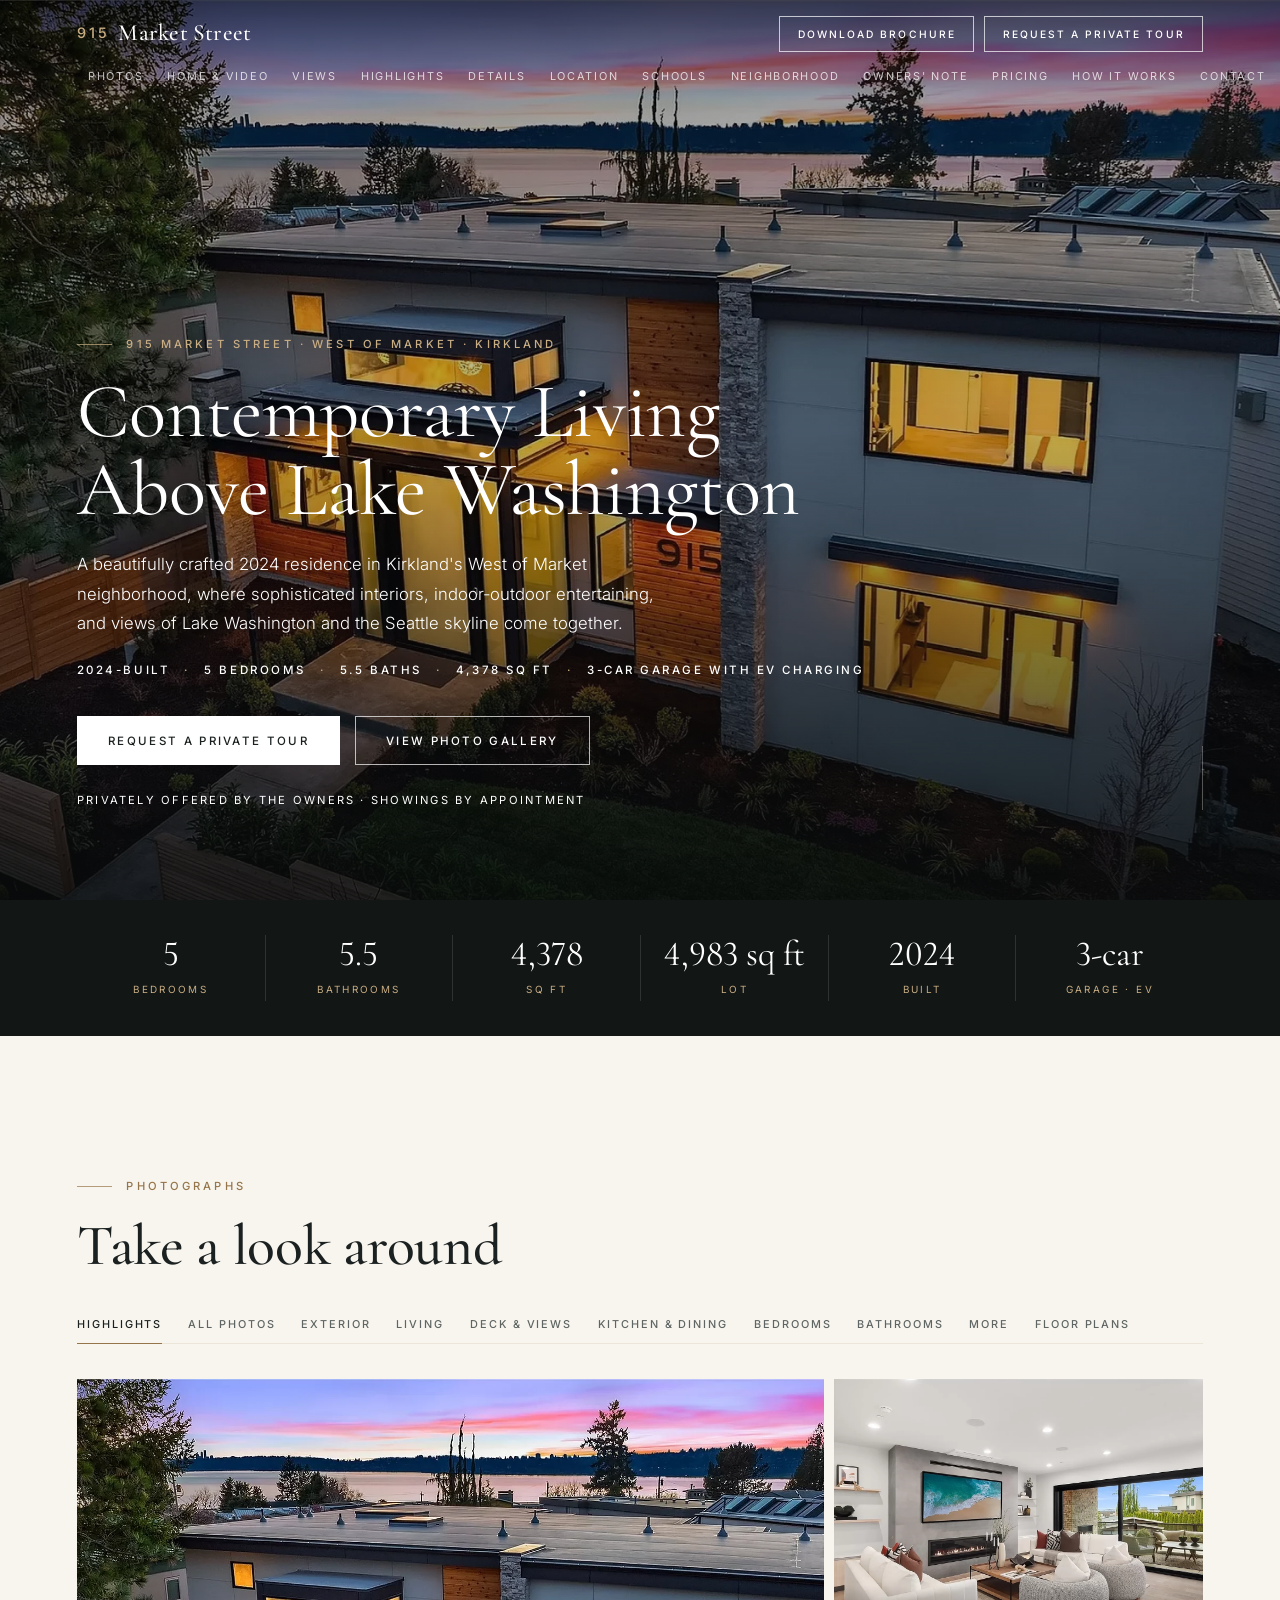
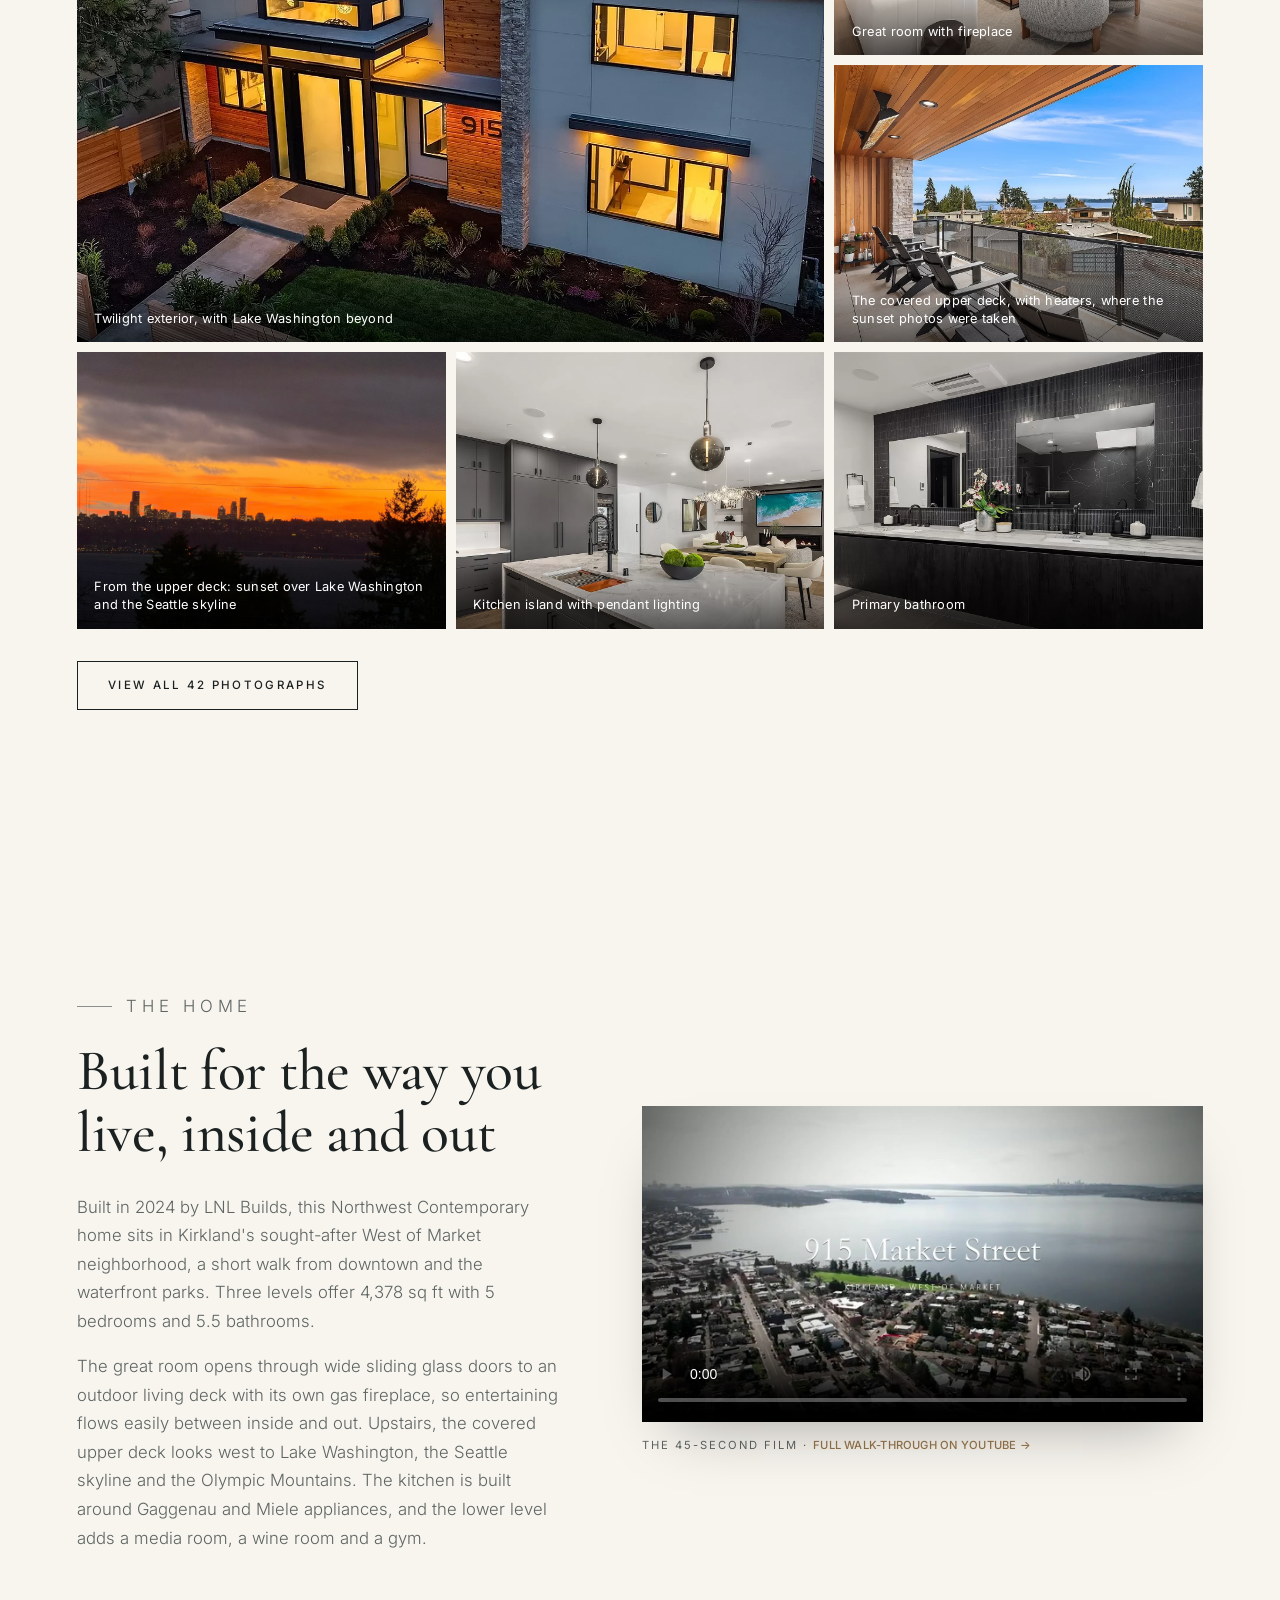
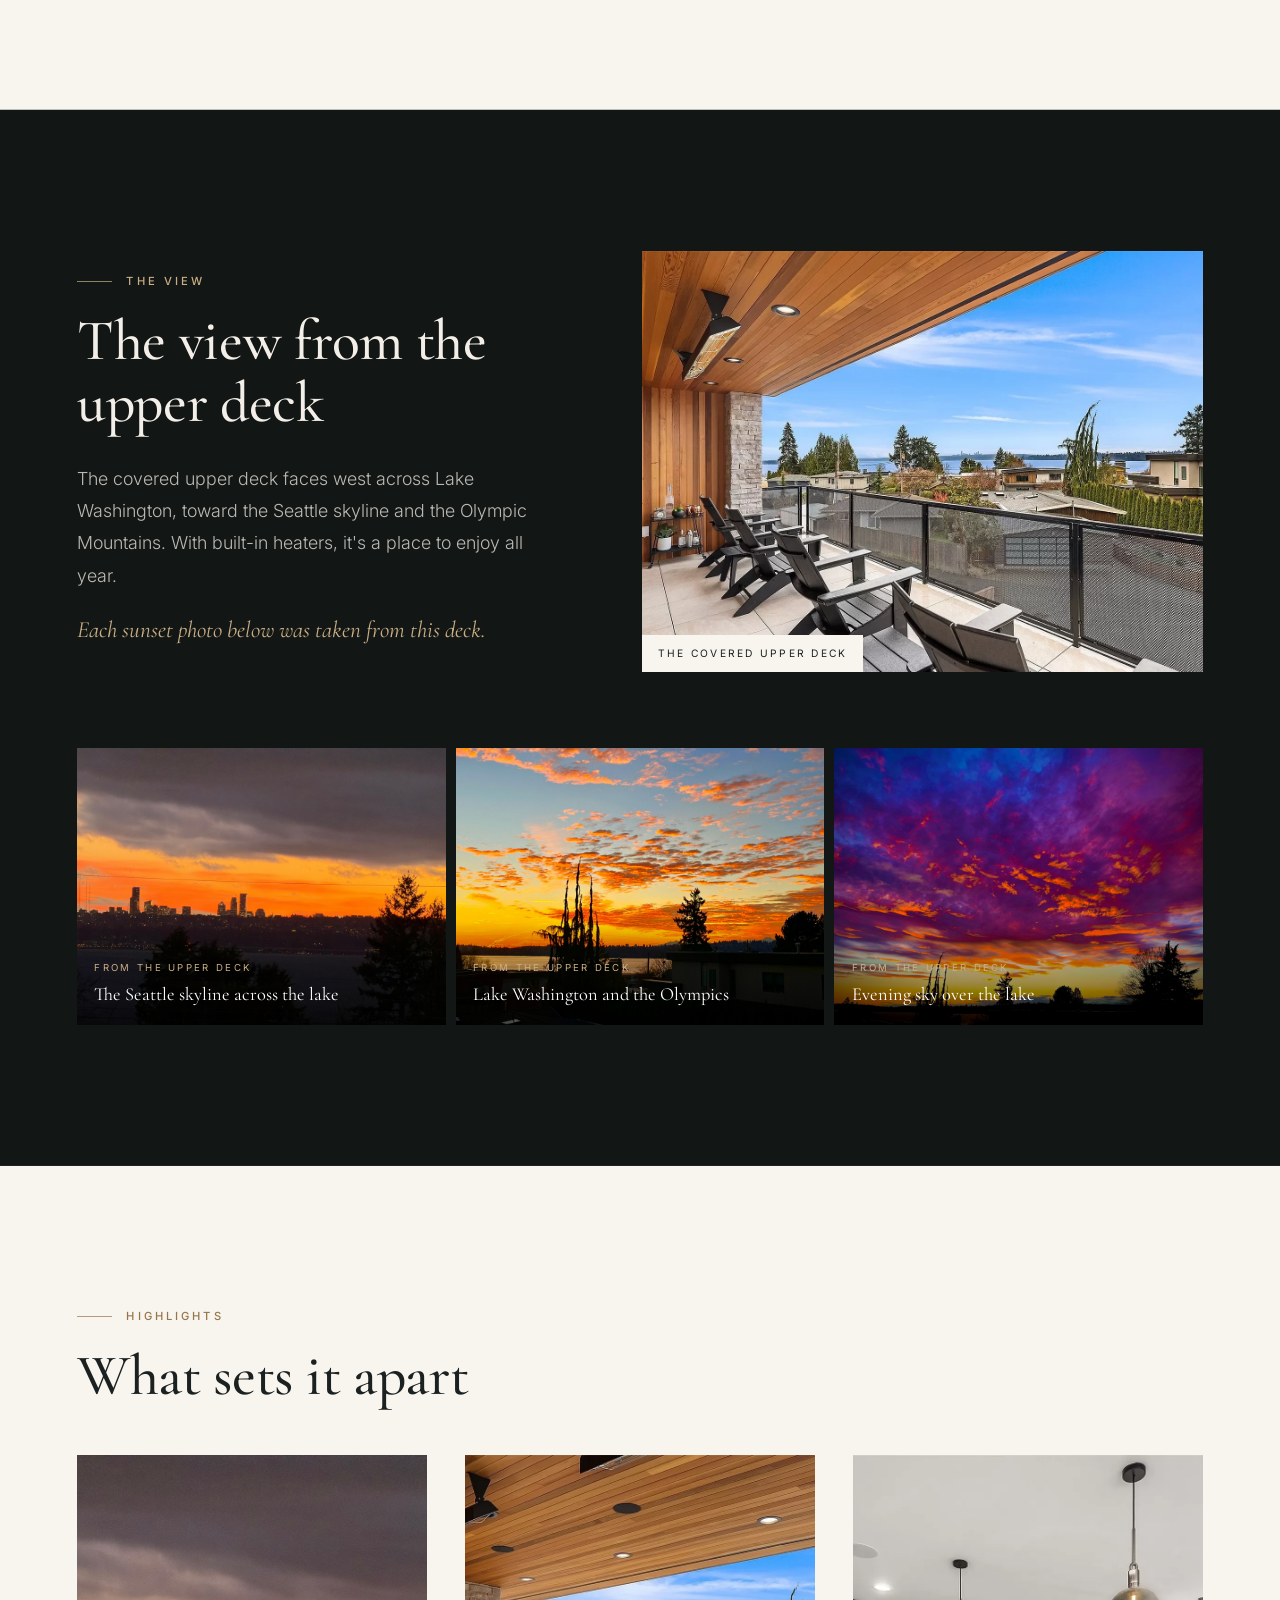
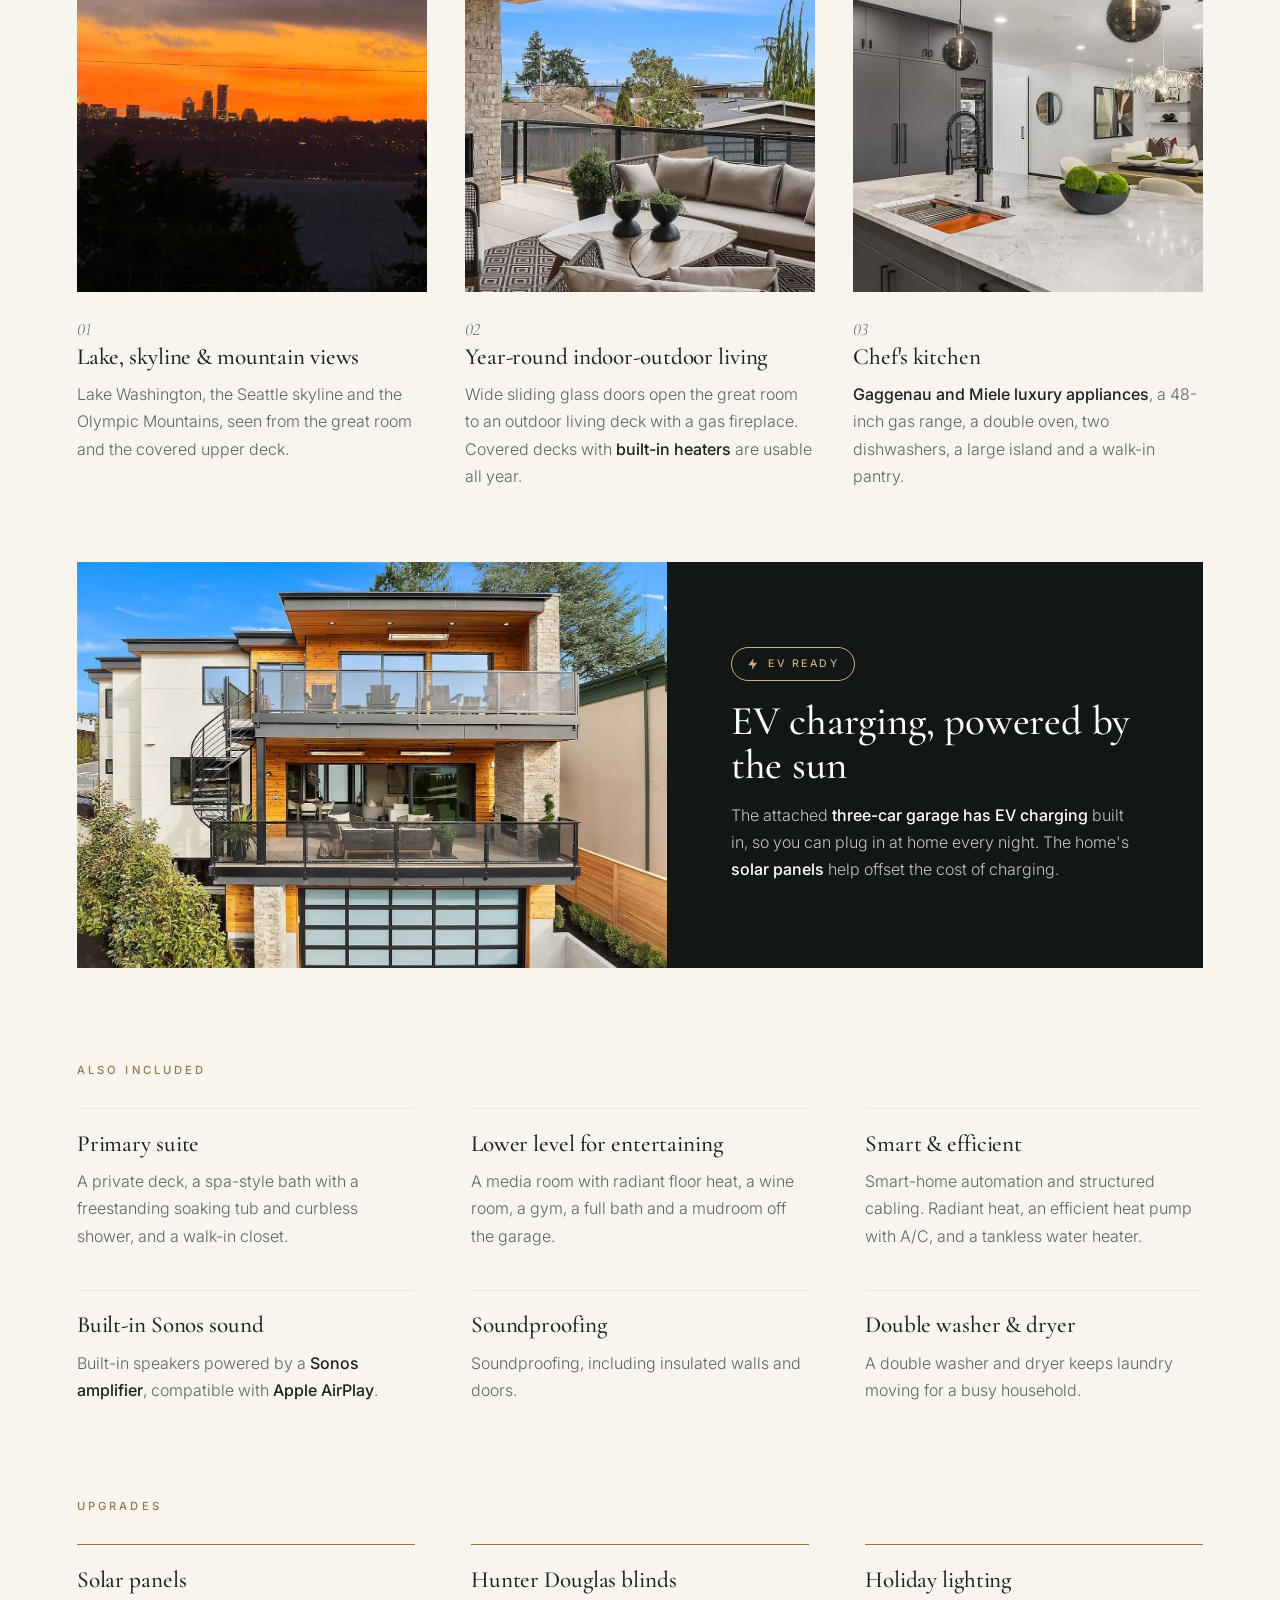
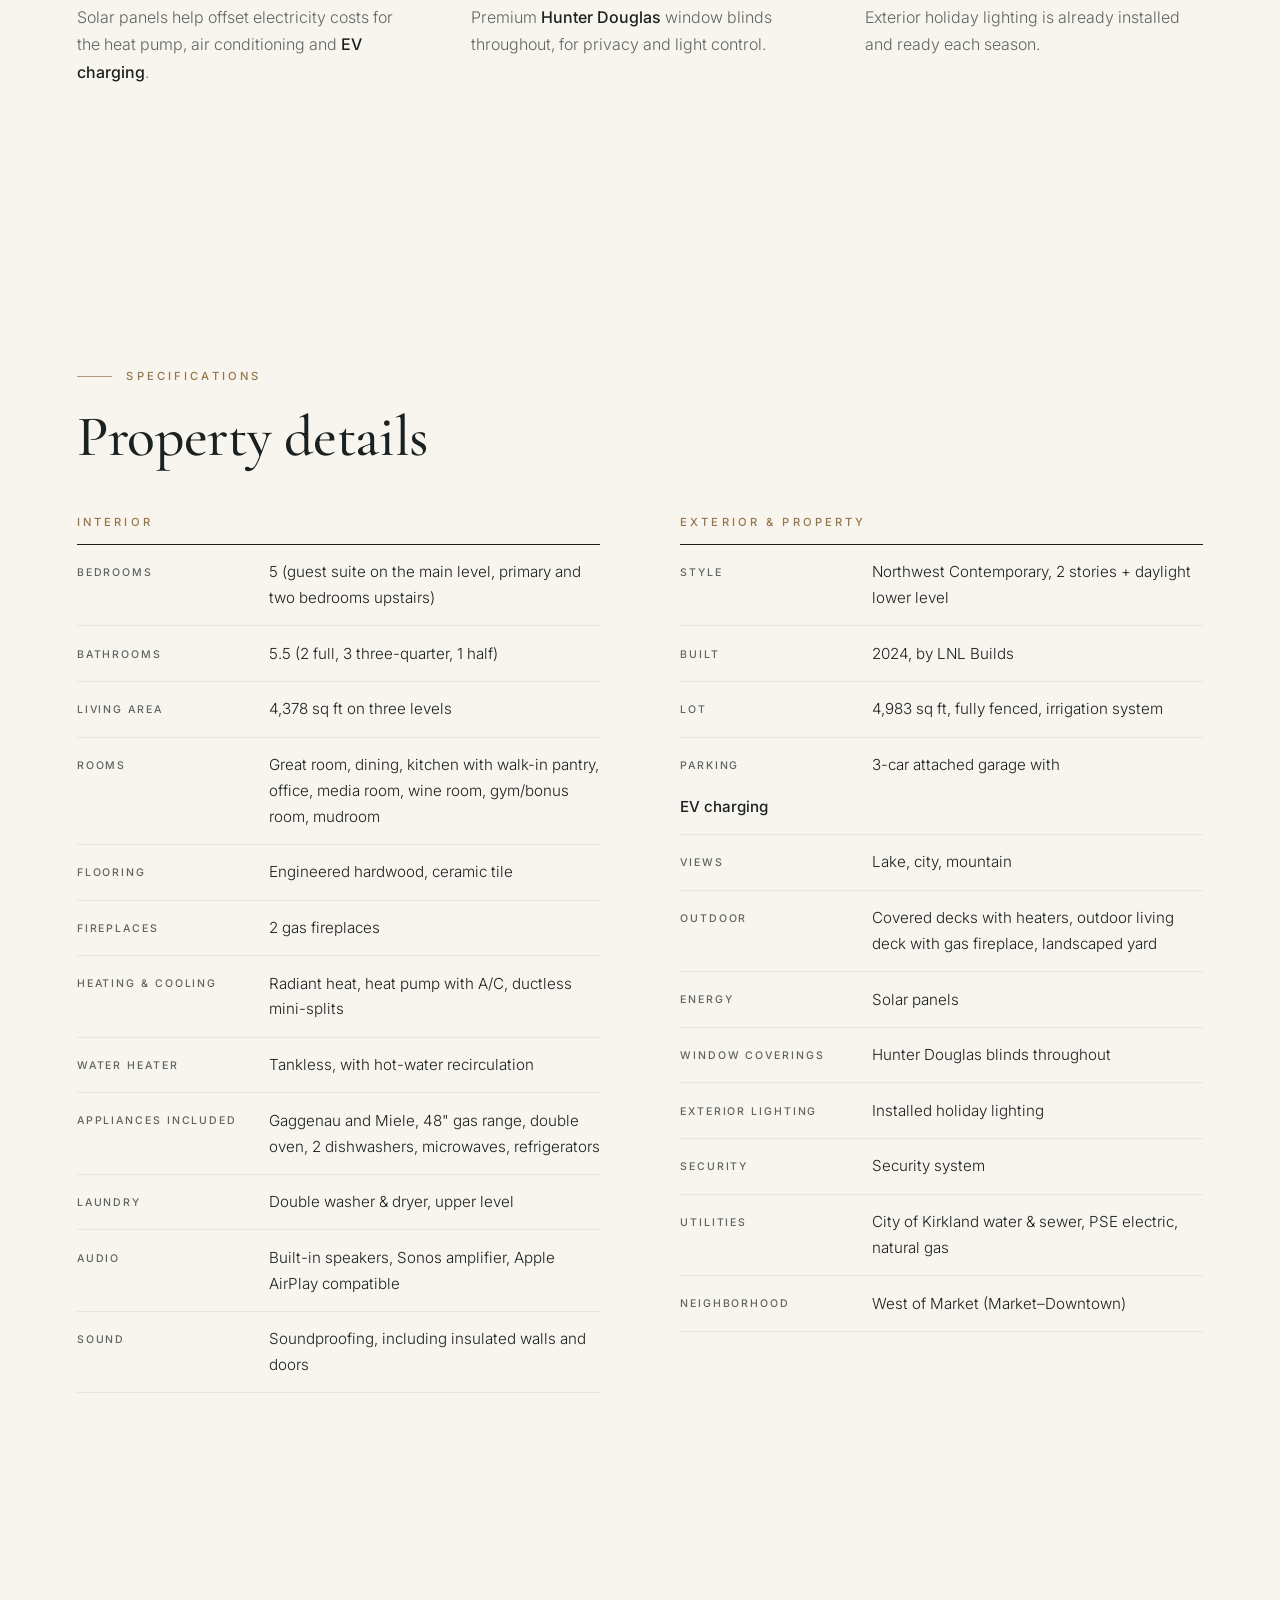
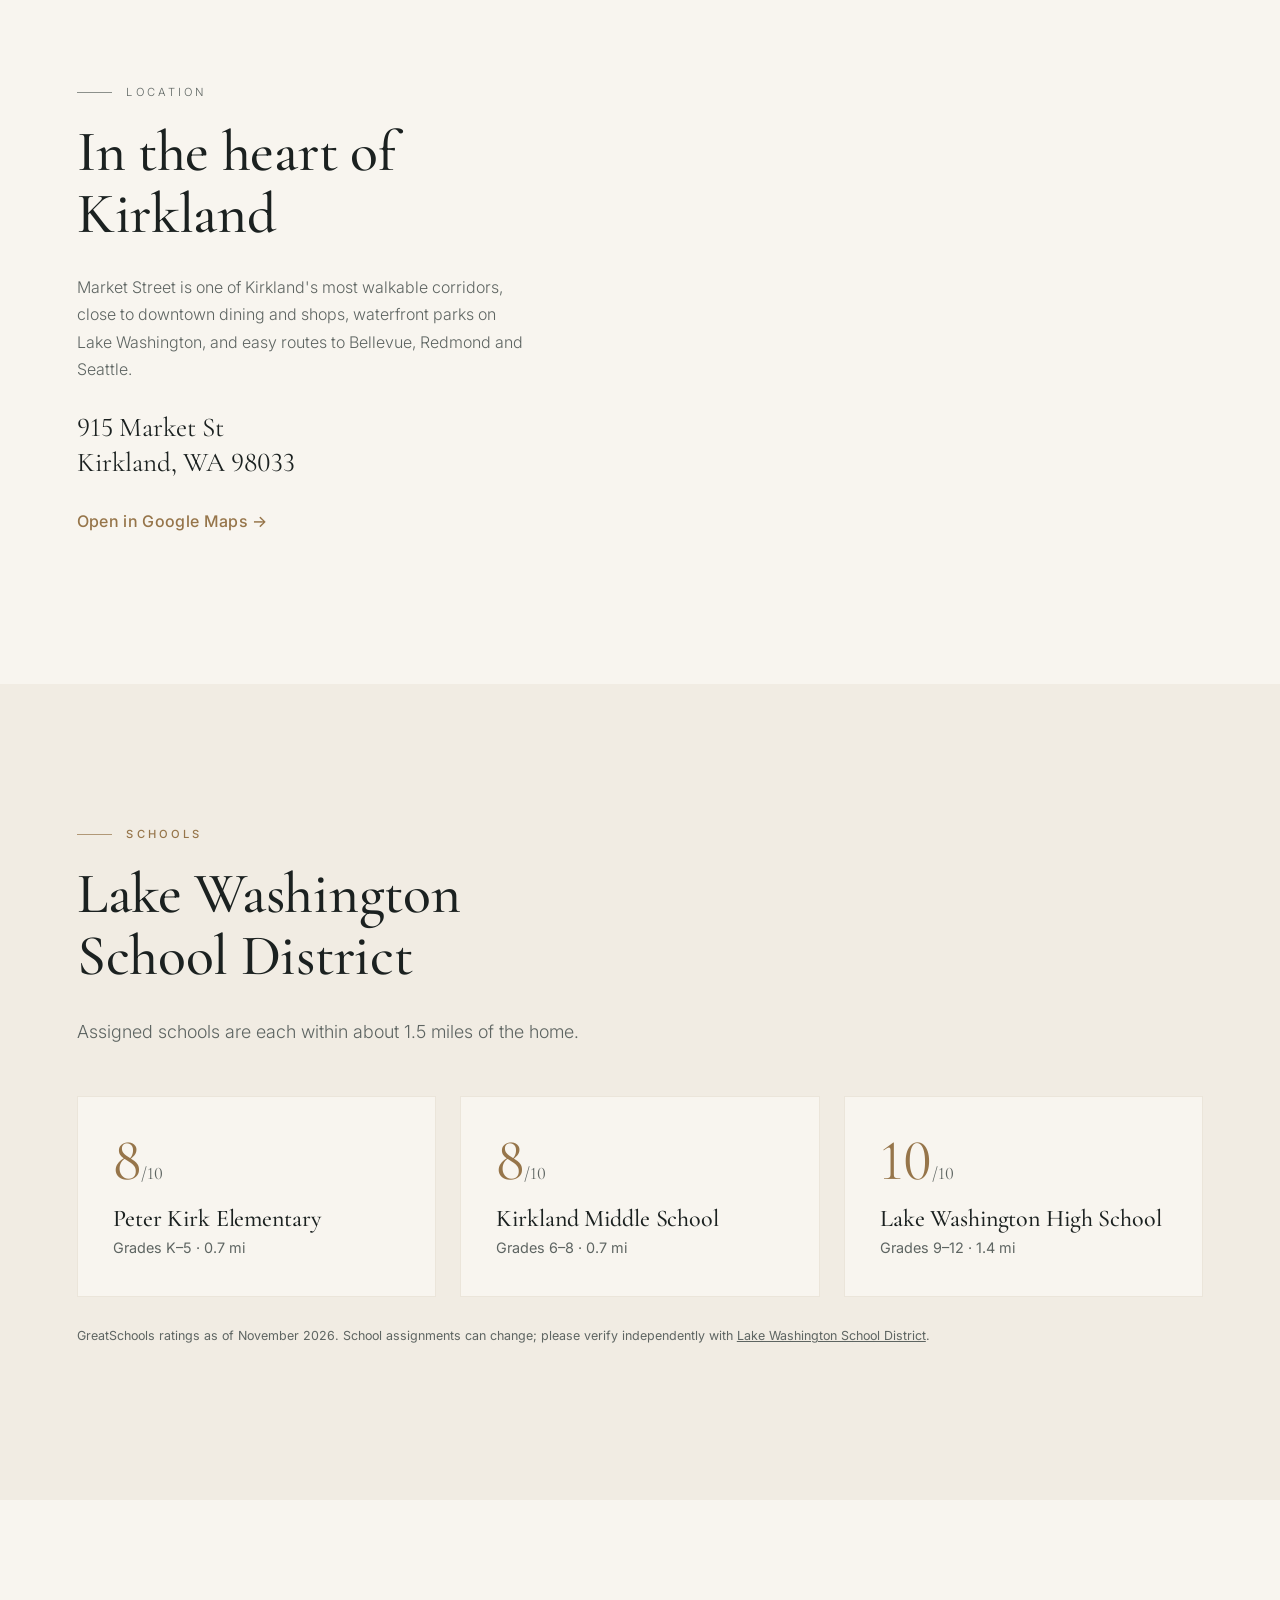
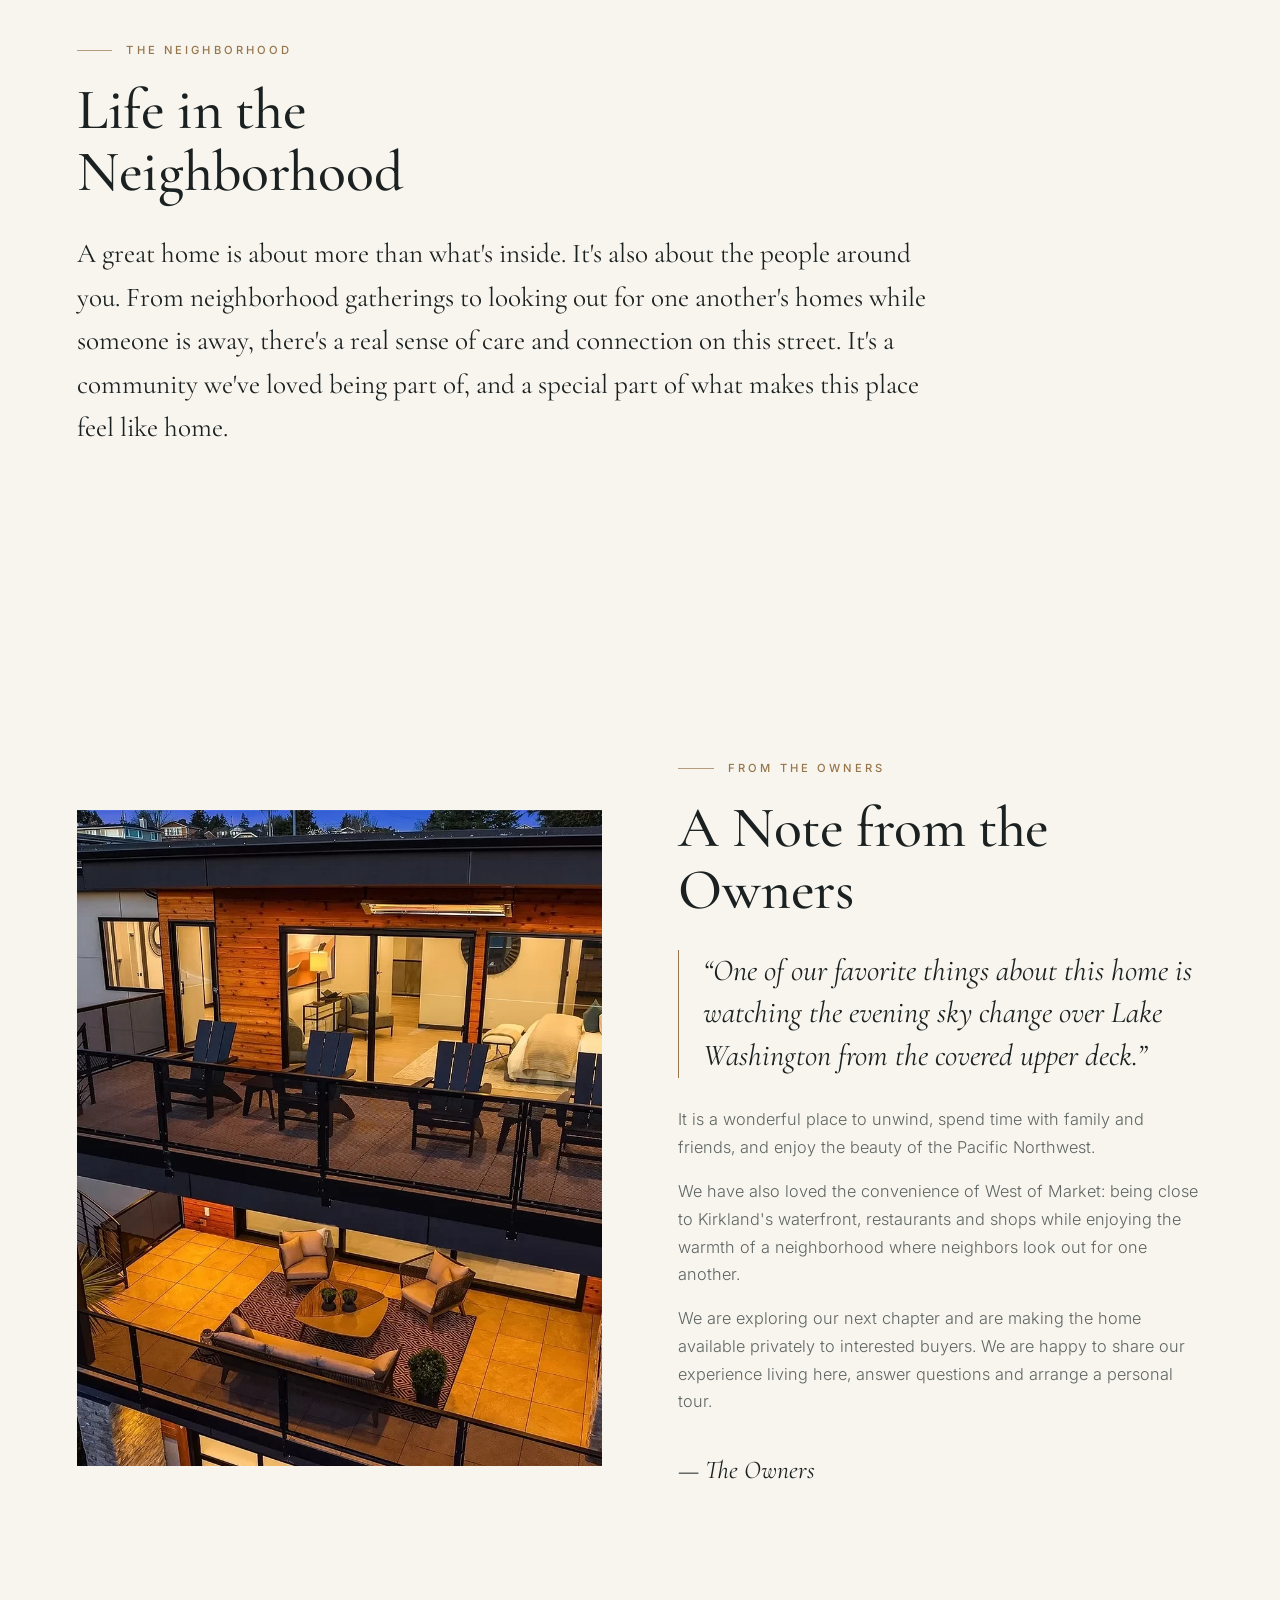
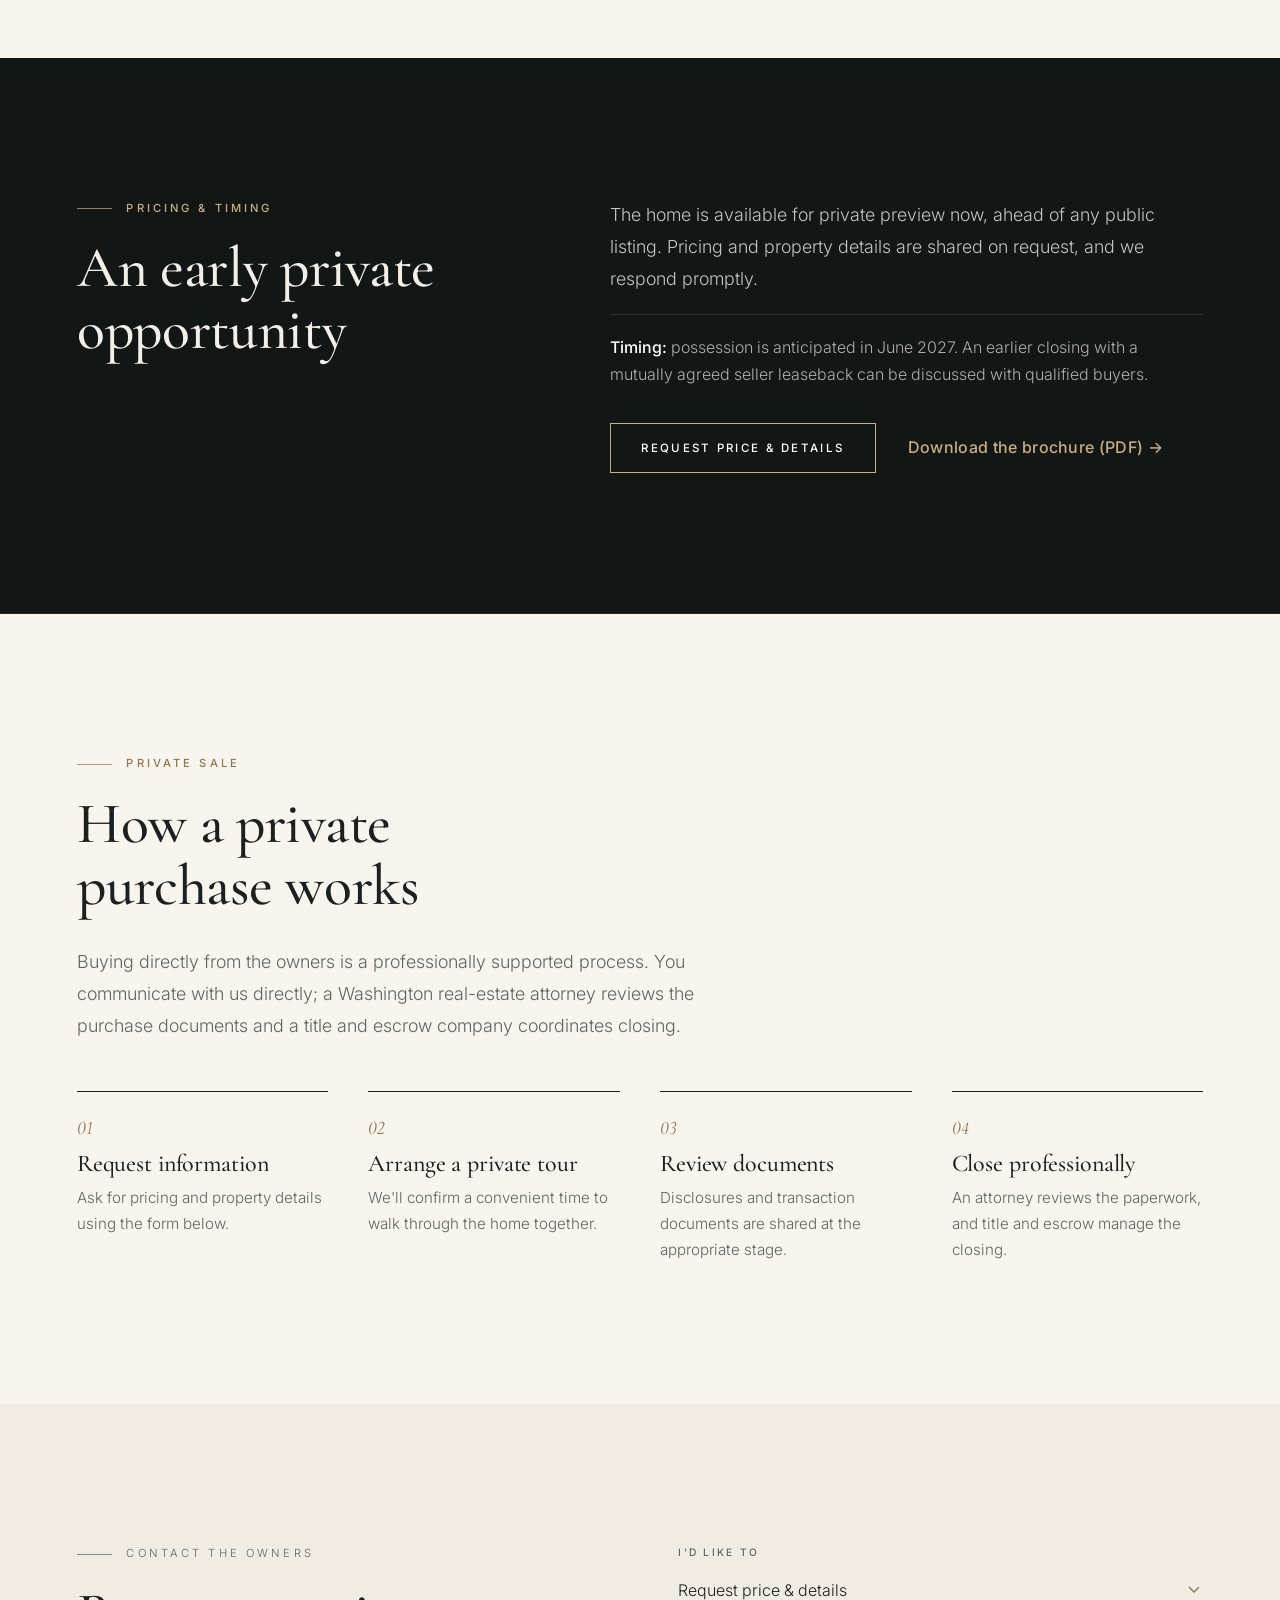
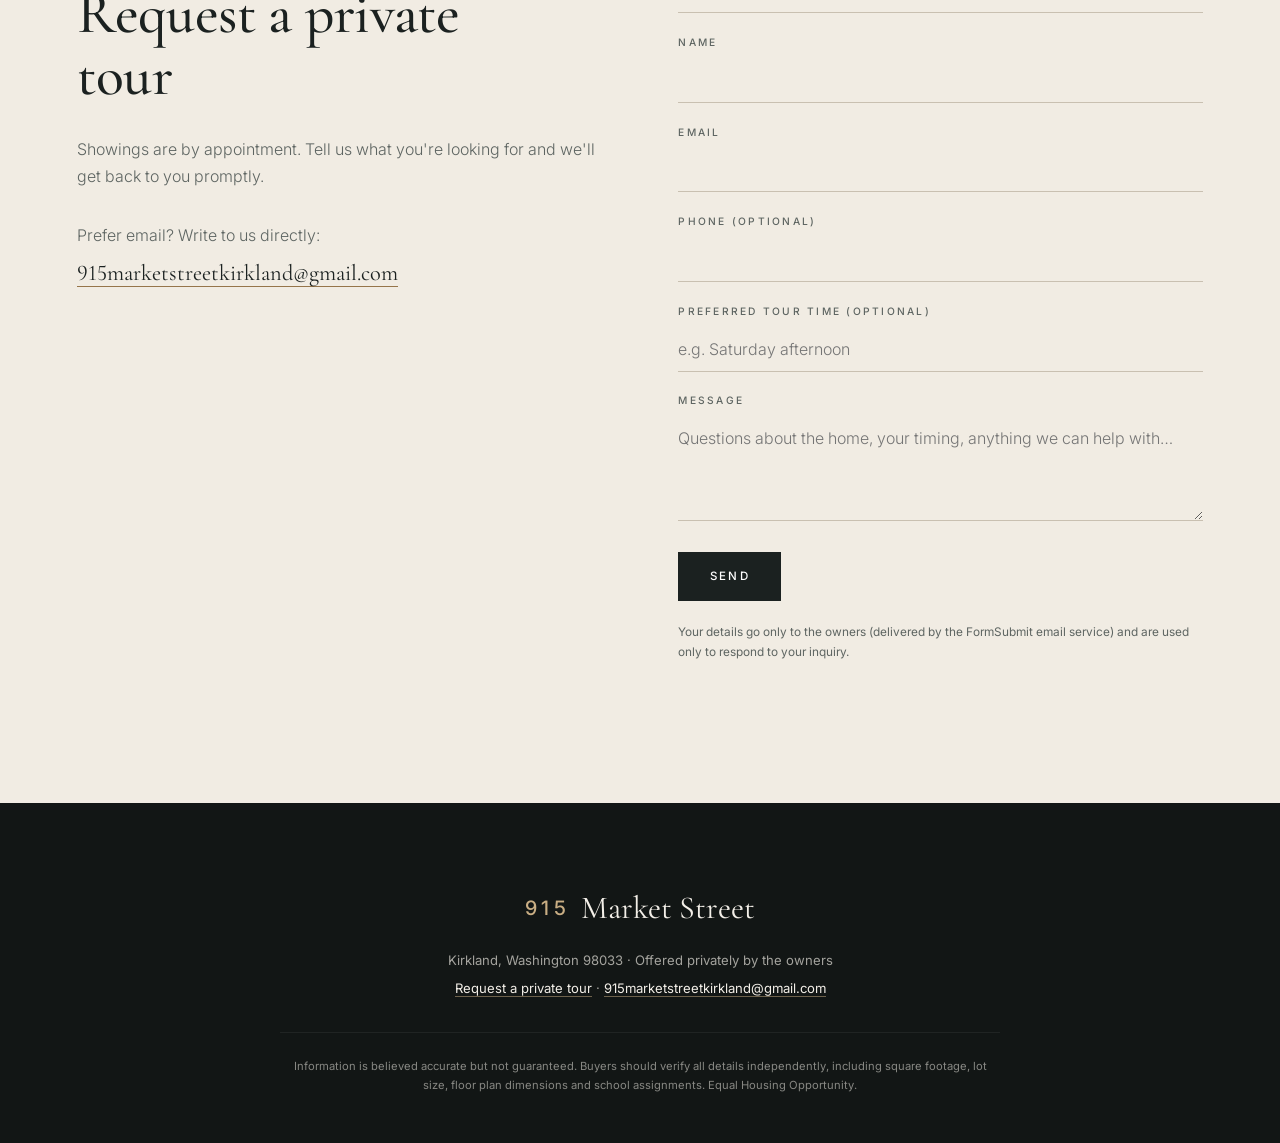
<file: index.html>
<!DOCTYPE html>
<html lang="en">
<head>
  <meta charset="utf-8">
  <meta name="viewport" content="width=device-width, initial-scale=1">
  <title>915 Market Street · Contemporary Living Above Lake Washington</title>
  <meta name="description" content="915 Market Street, Kirkland, WA 98033. A 2024-built contemporary home in West of Market with views of Lake Washington, the Seattle skyline and the Olympic Mountains. Privately offered by the owners.">
  <meta property="og:title" content="915 Market Street · Contemporary Living Above Lake Washington">
  <meta property="og:description" content="A 2024 residence in Kirkland's West of Market neighborhood. 5 bedrooms · 5.5 baths · 4,378 sq ft. Privately offered by the owners; showings by appointment.">
  <meta property="og:type" content="website">
  <meta property="og:image" content="https://fernlight-studio.github.io/915-market-street/images/photo-24.webp">
  <meta property="og:url" content="https://fernlight-studio.github.io/915-market-street/">
  <meta name="twitter:card" content="summary_large_image">
  <link rel="preconnect" href="https://fonts.googleapis.com">
  <link rel="preconnect" href="https://fonts.gstatic.com" crossorigin>
  <link href="https://fonts.googleapis.com/css2?family=Cormorant+Garamond:ital,wght@0,400;0,500;0,600;1,400;1,500&family=Inter:wght@300;400;500;600&display=swap" rel="stylesheet">
  <link rel="stylesheet" href="styles.css">
</head>
<body>

  <header class="nav" id="nav">
    <div class="nav-top">
      <a class="brand" href="#top"><span class="brand-num">915</span> Market Street</a>
      <div class="nav-actions">
        <a class="btn btn-small btn-line" href="915-Market-Street-Brochure.pdf?v=2" download><span class="long">Download Brochure</span><span class="short">Brochure</span></a>
        <a class="btn btn-small" href="#contact"><span class="long">Request a Private Tour</span><span class="short">Book a Tour</span></a>
      </div>
    </div>
    <nav class="tabs" id="tabs" aria-label="Page sections"></nav>
  </header>

  <button class="section-fab" id="section-fab" type="button" aria-expanded="false" aria-controls="section-menu" hidden>
    <span class="fab-icon" aria-hidden="true">☰</span><span class="fab-label">Sections</span>
  </button>
  <nav class="section-menu" id="section-menu" aria-label="Jump to section" hidden>
    <p class="section-menu-title">Jump to</p>
    <ul id="section-menu-list"></ul>
    <a class="section-menu-top" href="#top">↑ Back to top</a>
  </nav>

  <section class="hero" id="top">
    <img src="images/photo-24.webp" alt="915 Market Street at twilight, with Lake Washington beyond" class="hero-img">
    <div class="hero-shade"></div>
    <div class="hero-text">
      <p class="eyebrow">915 Market Street · West of Market · Kirkland</p>
      <h1>Contemporary Living Above Lake Washington</h1>
      <p class="hero-sub">
        A beautifully crafted 2024 residence in Kirkland's West of Market neighborhood, where
        sophisticated interiors, indoor-outdoor entertaining, and views of Lake Washington and the
        Seattle skyline come together.
      </p>
      <p class="hero-facts">2024-built <span>·</span> 5 bedrooms <span>·</span> 5.5 baths <span>·</span> 4,378 sq ft <span>·</span> 3-car garage with EV charging</p>
      <div class="hero-actions">
        <a class="btn" href="#contact">Request a Private Tour</a>
        <a class="btn btn-ghost" href="#gallery">View Photo Gallery</a>
      </div>
      <p class="hero-meta">Privately offered by the owners · Showings by appointment</p>
    </div>
    <a class="scroll-cue" href="#gallery" aria-label="Scroll to photographs"><span></span></a>
  </section>

  <section class="facts" aria-label="Key facts">
    <ul id="facts"></ul>
  </section>

  <section class="reveal section gallery-section" id="gallery">
    <p class="eyebrow">Photographs</p>
    <h2>Take a look around</h2>
    <div class="filters" id="filters" role="tablist"></div>
    <div class="gallery" id="gallery-grid"></div>
    <button class="btn btn-outline view-all" id="view-all" type="button">View all photographs</button>
    <p class="fine plans-note" id="plans-note" hidden>Select a plan to view it full size. Plans are from the original architectural drawings; dimensions are approximate and furniture is shown for scale. All three plans are also in the <a class="text-link" href="915-Market-Street-Brochure.pdf?v=2" download>property brochure (PDF)</a>.</p>
  </section>

  <section class="reveal section intro" id="home">
    <div class="intro-text">
      <p class="eyebrow">The Home</p>
      <h2>Built for the way you live, inside and out</h2>
      <p>
        Built in 2024 by LNL Builds, this Northwest Contemporary home sits in Kirkland's sought-after
        West of Market neighborhood, a short walk from downtown and the waterfront parks. Three levels
        offer 4,378 sq ft with 5 bedrooms and 5.5 bathrooms.
      </p>
      <p>
        The great room opens through wide sliding glass doors to an outdoor living deck with its own gas
        fireplace, so entertaining flows easily between inside and out. Upstairs, the covered upper deck
        looks west to Lake Washington, the Seattle skyline and the Olympic Mountains. The kitchen is
        built around Gaggenau and Miele appliances, and the lower level adds a media room, a wine room
        and a gym.
      </p>
    </div>
    <div class="intro-video">
      <div class="video-frame">
        <video src="video/915-market-street-film.mp4" poster="video/film-poster.jpg" controls playsinline preload="metadata"
          title="Film of 915 Market Street, Kirkland"></video>
      </div>
      <p class="video-note">The 45-second film · <a class="text-link" href="https://youtu.be/f52YaPggquQ" target="_blank" rel="noopener">Full walk-through on YouTube →</a></p>
    </div>
  </section>

  <section class="reveal section views-section" id="views">
    <div class="deck-intro">
      <div>
        <p class="eyebrow">The View</p>
        <h2>The view from the upper deck</h2>
        <p class="lead">
          The covered upper deck faces west across Lake Washington, toward the Seattle skyline and the
          Olympic Mountains. With built-in heaters, it's a place to enjoy all year.
        </p>
        <p class="deck-note">Each sunset photo below was taken from this deck.</p>
      </div>
      <figure class="deck-photo">
        <img src="images/photo-05.webp" alt="The covered upper deck, with heaters, looking west over the lake" loading="lazy">
        <figcaption>The covered upper deck</figcaption>
      </figure>
    </div>
    <div class="views-grid">
      <figure><img src="images/view-01.jpg" alt="Sunset over Lake Washington and the Seattle skyline, from the upper deck" loading="lazy"><figcaption><span class="from-deck">From the upper deck</span>The Seattle skyline across the lake</figcaption></figure>
      <figure><img src="images/view-02.jpg" alt="Evening light over Lake Washington with the Olympic Mountains beyond, from the upper deck" loading="lazy"><figcaption><span class="from-deck">From the upper deck</span>Lake Washington and the Olympics</figcaption></figure>
      <figure><img src="images/view-04.jpg" alt="Evening sky over the lake, from the upper deck" loading="lazy"><figcaption><span class="from-deck">From the upper deck</span>Evening sky over the lake</figcaption></figure>
    </div>
  </section>


  <section class="reveal section features" id="highlights">
    <p class="eyebrow">Highlights</p>
    <h2>What sets it apart</h2>
    <div class="core-grid">
      <div class="feature core-feature"><img src="images/view-01.jpg" alt="The Seattle skyline across Lake Washington at sunset" loading="lazy"><p class="core-num">01</p><h3>Lake, skyline &amp; mountain views</h3><p>Lake Washington, the Seattle skyline and the Olympic Mountains, seen from the great room and the covered upper deck.</p></div>
      <div class="feature core-feature"><img src="images/photo-28.webp" alt="Covered deck with heaters" loading="lazy"><p class="core-num">02</p><h3>Year-round indoor-outdoor living</h3><p>Wide sliding glass doors open the great room to an outdoor living deck with a gas fireplace. Covered decks with <strong>built-in heaters</strong> are usable all year.</p></div>
      <div class="feature core-feature"><img src="images/photo-33.webp" alt="Kitchen island with pendant lighting" loading="lazy"><p class="core-num">03</p><h3>Chef's kitchen</h3><p><strong>Gaggenau and Miele luxury appliances</strong>, a 48-inch gas range, a double oven, two dishwashers, a large island and a walk-in pantry.</p></div>
    </div>
    <div class="ev-feature">
      <img src="images/photo-15.webp" alt="Rear of the home, with the glass-door three-car garage" loading="lazy">
      <div class="ev-text">
        <p class="ev-badge"><svg viewBox="0 0 24 24" aria-hidden="true"><path d="M13 2 4 14h7l-1 8 9-12h-7z"/></svg>EV ready</p>
        <h3>EV charging, powered by the sun</h3>
        <p>The attached <strong>three-car garage has EV charging</strong> built in, so you can plug in at home every night. The home's <strong>solar panels</strong> help offset the cost of charging.</p>
      </div>
    </div>

    <h3 class="sub-title">Also included</h3>
    <div class="feature-grid">
      <div class="feature"><h3>Primary suite</h3><p>A private deck, a spa-style bath with a freestanding soaking tub and curbless shower, and a walk-in closet.</p></div>
      <div class="feature"><h3>Lower level for entertaining</h3><p>A media room with radiant floor heat, a wine room, a gym, a full bath and a mudroom off the garage.</p></div>
      <div class="feature"><h3>Smart &amp; efficient</h3><p>Smart-home automation and structured cabling. Radiant heat, an efficient heat pump with A/C, and a tankless water heater.</p></div>
      <div class="feature"><h3>Built-in Sonos sound</h3><p>Built-in speakers powered by a <strong>Sonos amplifier</strong>, compatible with <strong>Apple AirPlay</strong>.</p></div>
      <div class="feature"><h3>Soundproofing</h3><p>Soundproofing, including insulated walls and doors.</p></div>
      <div class="feature"><h3>Double washer &amp; dryer</h3><p>A double washer and dryer keeps laundry moving for a busy household.</p></div>
    </div>

    <h3 class="upgrades-title">Upgrades</h3>
    <div class="feature-grid upgrades">
      <div class="feature"><h3>Solar panels</h3><p>Solar panels help offset electricity costs for the heat pump, air conditioning and <strong>EV charging</strong>.</p></div>
      <div class="feature"><h3>Hunter Douglas blinds</h3><p>Premium <strong>Hunter Douglas</strong> window blinds throughout, for privacy and light control.</p></div>
      <div class="feature"><h3>Holiday lighting</h3><p>Exterior holiday lighting is already installed and ready each season.</p></div>
    </div>
  </section>

  <section class="reveal section specs-section" id="details">
    <p class="eyebrow">Specifications</p>
    <h2>Property details</h2>
    <div class="specs">
      <div>
        <h3>Interior</h3>
        <ul>
          <li><span>Bedrooms</span>5 (guest suite on the main level, primary and two bedrooms upstairs)</li>
          <li><span>Bathrooms</span>5.5 (2 full, 3 three-quarter, 1 half)</li>
          <li><span>Living area</span>4,378 sq ft on three levels</li>
          <li><span>Rooms</span>Great room, dining, kitchen with walk-in pantry, office, media room, wine room, gym/bonus room, mudroom</li>
          <li><span>Flooring</span>Engineered hardwood, ceramic tile</li>
          <li><span>Fireplaces</span>2 gas fireplaces</li>
          <li><span>Heating &amp; cooling</span>Radiant heat, heat pump with A/C, ductless mini-splits</li>
          <li><span>Water heater</span>Tankless, with hot-water recirculation</li>
          <li><span>Appliances included</span>Gaggenau and Miele, 48" gas range, double oven, 2 dishwashers, microwaves, refrigerators</li>
          <li><span>Laundry</span>Double washer &amp; dryer, upper level</li>
          <li><span>Audio</span>Built-in speakers, Sonos amplifier, Apple AirPlay compatible</li>
          <li><span>Sound</span>Soundproofing, including insulated walls and doors</li>
        </ul>
      </div>
      <div>
        <h3>Exterior &amp; property</h3>
        <ul>
          <li><span>Style</span>Northwest Contemporary, 2 stories + daylight lower level</li>
          <li><span>Built</span>2024, by LNL Builds</li>
          <li><span>Lot</span>4,983 sq ft, fully fenced, irrigation system</li>
          <li><span>Parking</span>3-car attached garage with <strong>EV charging</strong></li>
          <li><span>Views</span>Lake, city, mountain</li>
          <li><span>Outdoor</span>Covered decks with heaters, outdoor living deck with gas fireplace, landscaped yard</li>
          <li><span>Energy</span>Solar panels</li>
          <li><span>Window coverings</span>Hunter Douglas blinds throughout</li>
          <li><span>Exterior lighting</span>Installed holiday lighting</li>
          <li><span>Security</span>Security system</li>
          <li><span>Utilities</span>City of Kirkland water &amp; sewer, PSE electric, natural gas</li>
          <li><span>Neighborhood</span>West of Market (Market–Downtown)</li>
        </ul>
      </div>
    </div>
  </section>

  <section class="reveal section location" id="location">
    <div>
      <p class="eyebrow">Location</p>
      <h2>In the heart of Kirkland</h2>
      <p>
        Market Street is one of Kirkland's most walkable corridors, close to downtown dining and shops,
        waterfront parks on Lake Washington, and easy routes to Bellevue, Redmond and Seattle.
      </p>
      <p class="address">915 Market St<br>Kirkland, WA 98033</p>
      <a class="text-link" href="https://www.google.com/maps/search/?api=1&query=915+Market+St+Kirkland+WA+98033" target="_blank" rel="noopener">Open in Google Maps →</a>
    </div>
    <div class="map">
      <iframe title="Map of 915 Market St, Kirkland" loading="lazy"
        src="https://maps.google.com/maps?q=915%20Market%20St%2C%20Kirkland%2C%20WA%2098033&z=15&output=embed"></iframe>
    </div>
  </section>

  <section class="reveal section schools band-sand" id="schools">
    <p class="eyebrow">Schools</p>
    <h2>Lake Washington School District</h2>
    <p class="lead">Assigned schools are each within about 1.5 miles of the home.</p>
    <div class="school-grid">
      <div class="school"><p class="rating">8<small>/10</small></p><h3>Peter Kirk Elementary</h3><p>Grades K–5 · 0.7 mi</p></div>
      <div class="school"><p class="rating">8<small>/10</small></p><h3>Kirkland Middle School</h3><p>Grades 6–8 · 0.7 mi</p></div>
      <div class="school"><p class="rating">10<small>/10</small></p><h3>Lake Washington High School</h3><p>Grades 9–12 · 1.4 mi</p></div>
    </div>
    <p class="fine">
      GreatSchools ratings as of November 2026. School assignments can change; please verify independently with
      <a href="https://www.lwsd.org" target="_blank" rel="noopener">Lake Washington School District</a>.
    </p>
  </section>

  <section class="reveal section neighbors" id="neighborhood">
    <p class="eyebrow">The Neighborhood</p>
    <h2>Life in the Neighborhood</h2>
    <p class="lead">
      A great home is about more than what's inside. It's also about the people around you.
      From neighborhood gatherings to looking out for one another's homes while someone is away,
      there's a real sense of care and connection on this street. It's a community we've loved being
      part of, and a special part of what makes this place feel like home.
    </p>
  </section>

  <section class="reveal section story" id="owners">
    <img src="images/photo-06.webp" alt="Upper and lower decks at dusk" class="story-img" loading="lazy">
    <div>
      <p class="eyebrow">From the Owners</p>
      <h2>A Note from the Owners</h2>
      <blockquote class="pull-quote">“One of our favorite things about this home is watching the evening sky change over Lake Washington from the covered upper deck.”</blockquote>
      <p>
        It is a wonderful place to unwind, spend time with family and friends, and enjoy the beauty of
        the Pacific Northwest.
      </p>
      <p>
        We have also loved the convenience of West of Market: being close to Kirkland's waterfront,
        restaurants and shops while enjoying the warmth of a neighborhood where neighbors look out for one another.
      </p>
      <p>
        We are exploring our next chapter and are making the home available privately to interested buyers.
        We are happy to share our experience living here, answer questions and arrange a personal tour.
      </p>
      <p class="signature">— The Owners</p>
    </div>
  </section>

  <section class="reveal section timing" id="pricing">
    <div>
      <p class="eyebrow">Pricing &amp; Timing</p>
      <h2>An early private opportunity</h2>
    </div>
    <div>
      <p class="lead">
        The home is available for private preview now, ahead of any public listing. Pricing and property
        details are shared on request, and we respond promptly.
      </p>
      <p class="possession">
        <strong>Timing:</strong> possession is anticipated in June 2027. An earlier closing with a mutually
        agreed seller leaseback can be discussed with qualified buyers.
      </p>
      <div class="timing-actions">
        <a class="btn" href="#contact" data-intent="Request price &amp; details">Request Price &amp; Details</a>
        <a class="text-link" href="915-Market-Street-Brochure.pdf?v=2" download>Download the brochure (PDF) →</a>
      </div>
    </div>
  </section>

  <section class="reveal section process" id="process">
    <p class="eyebrow">Private Sale</p>
    <h2>How a private purchase works</h2>
    <p class="lead">
      Buying directly from the owners is a professionally supported process. You communicate with us
      directly; a Washington real-estate attorney reviews the purchase documents and a title and escrow
      company coordinates closing.
    </p>
    <ol class="steps">
      <li><h3>Request information</h3><p>Ask for pricing and property details using the form below.</p></li>
      <li><h3>Arrange a private tour</h3><p>We'll confirm a convenient time to walk through the home together.</p></li>
      <li><h3>Review documents</h3><p>Disclosures and transaction documents are shared at the appropriate stage.</p></li>
      <li><h3>Close professionally</h3><p>An attorney reviews the paperwork, and title and escrow manage the closing.</p></li>
    </ol>
  </section>

  <section class="reveal section contact" id="contact">
    <div class="contact-info">
      <p class="eyebrow">Contact the Owners</p>
      <h2>Request a private tour</h2>
      <p>Showings are by appointment. Tell us what you're looking for and we'll get back to you promptly.</p>
      <div id="open-house"></div>
      <p class="contact-fallback">Prefer email? Write to us directly:</p>
      <ul class="contact-list" id="contact-list"></ul>
    </div>
    <form class="contact-form" id="contact-form">
      <label>I'd like to
        <select name="intent">
          <option>Request price &amp; details</option>
          <option>Schedule a private tour</option>
          <option>Ask a question</option>
        </select>
      </label>
      <label>Name<input name="name" required autocomplete="name"></label>
      <label>Email<input name="email" type="email" required autocomplete="email"></label>
      <label>Phone (optional)<input name="phone" type="tel" autocomplete="tel"></label>
      <label>Preferred tour time (optional)<input name="when" placeholder="e.g. Saturday afternoon"></label>
      <label>Message<textarea name="message" rows="4" placeholder="Questions about the home, your timing, anything we can help with…"></textarea></label>
      <input type="text" name="_honey" class="honey" tabindex="-1" autocomplete="off" aria-hidden="true">
      <button class="btn" type="submit">Send</button>
      <p class="form-status" id="form-status" role="status" aria-live="polite"></p>
      <p class="privacy-note">Your details go only to the owners (delivered by the FormSubmit email service) and are used only to respond to your inquiry.</p>
    </form>
  </section>

  <footer class="footer">
    <p class="footer-brand"><span class="brand-num">915</span> Market Street</p>
    <p>Kirkland, Washington 98033 · Offered privately by the owners</p>
    <p><a href="#contact">Request a private tour</a> · <a href="mailto:915marketstreetkirkland@gmail.com">915marketstreetkirkland@gmail.com</a></p>
    <p class="disclaimer">Information is believed accurate but not guaranteed. Buyers should verify all details independently, including square footage, lot size, floor plan dimensions and school assignments. Equal Housing Opportunity.</p>
  </footer>

  <div class="lightbox" id="lightbox" hidden>
    <button class="lb-close" aria-label="Close">×</button>
    <button class="lb-prev" aria-label="Previous photo">‹</button>
    <img alt="">
    <button class="lb-next" aria-label="Next photo">›</button>
    <p class="lb-count"></p>
  </div>

  <script src="script.js"></script>
</body>
</html>
</file>
<file: styles.css>
/* =========================================================
   915 Market Street — design system
   Quiet luxury: warm ivory, deep ink, bronze accent,
   editorial serif display, generous whitespace.
   ========================================================= */
:root {
  --ink: #1b2120;          /* deep charcoal-green */
  --night: #121615;        /* dark bands */
  --muted: #5e6562;
  --paper: #f8f5ef;        /* warm ivory */
  --stone: #ebe5da;        /* hairlines, quiet fills */
  --sand: #f1ece3;         /* alternate band */
  --accent: #96754a;       /* bronze */
  --accent-soft: #c9ae84;  /* bronze on dark */
  --serif: "Cormorant Garamond", Georgia, serif;
  --sans: "Inter", system-ui, -apple-system, "Segoe UI", sans-serif;
  --gutter: clamp(1.25rem, 6vw, 5.5rem);
  --ease: cubic-bezier(.2, .7, .2, 1);
}
* { box-sizing: border-box; }
html { scroll-behavior: smooth; scroll-padding-top: 112px; }
@media (prefers-reduced-motion: reduce) { html { scroll-behavior: auto; } }
body { margin: 0; font-family: var(--sans); font-weight: 400; color: var(--ink); background: var(--paper); line-height: 1.7; font-variant-numeric: lining-nums; -webkit-font-smoothing: antialiased; }
img { max-width: 100%; display: block; }
a { color: inherit; }
::selection { background: var(--accent); color: #fff; }

h1, h2, h3 { font-family: var(--serif); font-weight: 500; line-height: 1.08; margin: 0 0 .5em; letter-spacing: -.005em; }
h2 { font-size: clamp(2.3rem, 4.6vw, 3.6rem); max-width: 18ch; }
h3 { font-size: 1.5rem; }
.eyebrow { display: flex; align-items: center; gap: .9rem; font-size: .7rem; letter-spacing: .28em; text-transform: uppercase; color: var(--accent); font-weight: 500; margin: 0 0 1.2rem; }
.eyebrow::before { content: ""; width: 2.2rem; height: 1px; background: currentColor; opacity: .7; flex: none; }
.lead { color: var(--muted); font-size: 1.12rem; font-weight: 300; max-width: 680px; line-height: 1.8; }
.fine { font-size: .78rem; color: var(--muted); margin-top: 1.8rem; }
.text-link { color: var(--accent); font-weight: 500; text-decoration: none; letter-spacing: .02em; border-bottom: 1px solid transparent; transition: border-color .3s; }
.text-link:hover { border-bottom-color: currentColor; }

/* ---------- Buttons ---------- */
.btn { display: inline-flex; align-items: center; justify-content: center; background: var(--ink); color: #fff; border: 1px solid var(--ink); padding: 1.05rem 1.9rem; font: 500 .72rem var(--sans); letter-spacing: .2em; text-transform: uppercase; text-decoration: none; cursor: pointer; transition: background .35s var(--ease), color .35s var(--ease), border-color .35s var(--ease); }
.btn:hover { background: var(--accent); border-color: var(--accent); }
.btn-ghost { background: transparent; border-color: rgba(255,255,255,.7); }
.btn-ghost:hover { background: #fff; color: var(--ink); border-color: #fff; }
.btn-small { padding: .7rem 1.1rem; font-size: .64rem; }
.btn-outline { background: transparent; color: var(--ink); }
.btn-outline:hover { color: #fff; }
.btn:disabled { opacity: .6; cursor: default; }

/* ---------- Navigation ---------- */
.nav { position: fixed; inset: 0 0 auto; z-index: 20; color: #fff; background: linear-gradient(to bottom, rgba(0,0,0,.5), rgba(0,0,0,0)); transition: background .4s, color .4s, box-shadow .4s; }
.nav.solid { background: rgba(248, 245, 239, .96); color: var(--ink); box-shadow: 0 1px 0 var(--stone); backdrop-filter: blur(8px); }
.nav-top { display: flex; justify-content: space-between; align-items: center; gap: 1rem; padding: .9rem var(--gutter) .2rem; }
.brand { font-family: var(--serif); font-size: 1.45rem; font-weight: 500; text-decoration: none; white-space: nowrap; letter-spacing: .01em; }
.brand-num { font-family: var(--sans); font-size: .62em; font-weight: 500; letter-spacing: .22em; vertical-align: .18em; margin-right: .2em; color: var(--accent-soft); }
.nav.solid .brand-num { color: var(--accent); }
.nav:not(.solid) .btn-small { background: transparent; border-color: rgba(255,255,255,.7); }

.tabs { display: flex; gap: .1rem; overflow-x: auto; scrollbar-width: none; padding: 0 var(--gutter); }
.tabs::-webkit-scrollbar { display: none; }
.tabs a { flex: none; padding: .6rem .7rem .65rem; font-size: .68rem; letter-spacing: .16em; text-transform: uppercase; text-decoration: none; white-space: nowrap; border-bottom: 1px solid transparent; opacity: .75; transition: opacity .3s, border-color .3s, color .3s; }
.tabs a:hover { opacity: 1; }
.tabs a.active { opacity: 1; border-bottom-color: currentColor; }
.nav.solid .tabs a.active { color: var(--accent); }
.tabs a:focus-visible, .section-menu a:focus-visible, .section-fab:focus-visible { outline: 1px solid var(--accent); outline-offset: 2px; }

/* Floating section menu */
.section-fab { position: fixed; z-index: 30; right: calc(1.25rem + env(safe-area-inset-right, 0px)); bottom: calc(1.25rem + env(safe-area-inset-bottom, 0px)); display: inline-flex; align-items: center; gap: .6rem; padding: .85rem 1.3rem; border: 0; border-radius: 999px; background: var(--ink); color: #fff; font: 500 .68rem var(--sans); letter-spacing: .18em; text-transform: uppercase; cursor: pointer; box-shadow: 0 10px 30px rgba(0,0,0,.22); transition: background .3s; }
.section-fab:hover, .section-fab.open { background: var(--accent); }
.section-fab[hidden] { display: none; }
.fab-icon { font-size: 1rem; line-height: 1; letter-spacing: 0; }
.section-menu { position: fixed; z-index: 30; right: calc(1.25rem + env(safe-area-inset-right, 0px)); bottom: calc(5rem + env(safe-area-inset-bottom, 0px)); width: 250px; max-height: calc(100vh - 8rem); overflow-y: auto; background: var(--paper); border: 1px solid var(--stone); box-shadow: 0 20px 50px rgba(0,0,0,.16); padding: 1.1rem 0 .6rem; }
.section-menu[hidden] { display: none; }
.section-menu-title { margin: 0 1.3rem .5rem; font-size: .64rem; letter-spacing: .28em; text-transform: uppercase; color: var(--accent); font-weight: 500; }
.section-menu ul { list-style: none; margin: 0; padding: 0; }
.section-menu a { display: block; padding: .5rem 1.3rem; text-decoration: none; font-family: var(--serif); font-size: 1.15rem; color: var(--ink); border-left: 2px solid transparent; }
.section-menu a:hover { background: var(--sand); }
.section-menu a.active { border-left-color: var(--accent); color: var(--accent); background: var(--sand); }
.section-menu .section-menu-top { margin-top: .4rem; border-top: 1px solid var(--stone); padding-top: .7rem; font-family: var(--sans); font-size: .7rem; letter-spacing: .16em; text-transform: uppercase; color: var(--muted); }

/* ---------- Hero ---------- */
.hero { position: relative; height: 100vh; min-height: 640px; color: #fff; display: flex; align-items: flex-end; overflow: hidden; }
.hero-img { position: absolute; inset: 0; width: 100%; height: 100%; object-fit: cover; animation: hero-zoom 14s var(--ease) both; }
@keyframes hero-zoom { from { transform: scale(1.08); } to { transform: scale(1); } }
.hero-shade { position: absolute; inset: 0; background: linear-gradient(to top, rgba(10,12,12,.82) 0%, rgba(10,12,12,.25) 52%, rgba(10,12,12,.4) 100%); }
.hero-text { position: relative; padding: 0 var(--gutter) clamp(3.5rem, 10vh, 6.5rem); max-width: 980px; }
.hero .eyebrow { color: var(--accent-soft); }
.hero h1 { font-size: clamp(2.6rem, 6vw, 5.4rem); font-weight: 400; line-height: 1.02; margin: 0; max-width: 20ch; }
.hero-sub { font-size: 1.05rem; font-weight: 300; line-height: 1.75; margin: 1.3rem 0 0; max-width: 600px; opacity: .92; }
.hero-facts { margin: 1.4rem 0 0; font-size: .72rem; letter-spacing: .22em; text-transform: uppercase; font-weight: 500; }
.hero-facts span { color: var(--accent-soft); margin: 0 .55rem; }
.hero-actions { margin-top: 2.2rem; display: flex; gap: .9rem; flex-wrap: wrap; }
.hero-actions .btn:not(.btn-ghost) { background: #fff; color: var(--ink); border-color: #fff; }
.hero-actions .btn:not(.btn-ghost):hover { background: var(--accent); color: #fff; border-color: var(--accent); }
.hero-meta { margin: 1.6rem 0 0; font-size: .7rem; letter-spacing: .2em; text-transform: uppercase; opacity: .7; }
.hero-text > * { animation: rise 1.2s var(--ease) both; }
.hero-text > :nth-child(2) { animation-delay: .12s; }
.hero-text > :nth-child(3) { animation-delay: .24s; }
.hero-text > :nth-child(4) { animation-delay: .34s; }
.hero-text > :nth-child(5) { animation-delay: .44s; }
.hero-text > :nth-child(6) { animation-delay: .54s; }
@keyframes rise { from { opacity: 0; transform: translateY(18px); } to { opacity: 1; transform: none; } }
.scroll-cue { position: absolute; right: var(--gutter); bottom: clamp(3.5rem, 10vh, 6.5rem); width: 1px; height: 64px; background: rgba(255,255,255,.3); overflow: hidden; }
.scroll-cue span { position: absolute; left: 0; top: -40%; width: 1px; height: 40%; background: #fff; animation: cue 2.4s var(--ease) infinite; }
@keyframes cue { to { top: 100%; } }

/* ---------- Key facts band ---------- */
.facts { background: var(--night); color: #fff; }
.facts ul { list-style: none; margin: 0 auto; padding: 2.2rem var(--gutter); display: grid; grid-template-columns: repeat(6, 1fr); max-width: 1320px; }
.facts ul:empty { display: none; }
.facts li { text-align: center; padding: 0 .5rem; border-left: 1px solid rgba(255,255,255,.12); }
.facts li:first-child { border-left: 0; }
.facts strong { display: block; font-family: var(--serif); font-size: 2.2rem; font-weight: 400; line-height: 1.1; }
.facts span { font-size: .62rem; letter-spacing: .24em; text-transform: uppercase; color: var(--accent-soft); }

/* ---------- Sections ---------- */
.section { padding: clamp(5rem, 11vw, 9rem) var(--gutter); max-width: 1320px; margin: 0 auto; }
/* full-bleed background bands without extra wrappers */
.band-sand, .band-night { box-shadow: 0 0 0 100vmax var(--band); clip-path: inset(0 -100vmax); background: var(--band); }
.band-sand { --band: var(--sand); }
.band-night { --band: var(--night); color: #f3efe8; }

/* Reveal on scroll (only when JS is running) */
.js .reveal { opacity: 0; transform: translateY(28px); transition: opacity 1.1s var(--ease), transform 1.1s var(--ease); }
.js .reveal.in { opacity: 1; transform: none; }
@media (prefers-reduced-motion: reduce) {
  .js .reveal { opacity: 1; transform: none; transition: none; }
  .hero-img, .hero-text > *, .scroll-cue span { animation: none; }
}

/* ---------- Gallery ---------- */
.gallery-section { max-width: 1500px; }
.filters { display: flex; flex-wrap: wrap; gap: .3rem 1.6rem; margin: 1.8rem 0 2.2rem; border-bottom: 1px solid var(--stone); }
.filters button { background: none; border: 0; border-bottom: 1px solid transparent; margin-bottom: -1px; padding: .7rem 0; font: 500 .68rem var(--sans); letter-spacing: .18em; text-transform: uppercase; cursor: pointer; color: var(--muted); transition: color .3s, border-color .3s; }
.filters button:hover { color: var(--ink); }
.filters button[aria-selected="true"] { color: var(--ink); border-bottom-color: var(--accent); }
.gallery { display: grid; grid-template-columns: repeat(auto-fill, minmax(280px, 1fr)); gap: 10px; }
.tile { position: relative; padding: 0; border: 0; cursor: zoom-in; overflow: hidden; background: var(--stone); aspect-ratio: 4/3; }
.tile img { width: 100%; height: 100%; object-fit: cover; transition: transform 1.2s var(--ease); }
.tile:hover img { transform: scale(1.05); }
.tile-caption { position: absolute; inset: auto 0 0; padding: 2.4rem 1.1rem .9rem; color: #fff; font: 400 .8rem/1.4 var(--sans); letter-spacing: .02em; text-align: left; background: linear-gradient(to top, rgba(0,0,0,.6), transparent); opacity: 0; transition: opacity .4s; }
.tile:hover .tile-caption, .tile:focus-visible .tile-caption, .gallery.featured .tile-caption { opacity: 1; }
.gallery:not(.featured) .tile:first-child { grid-column: span 2; grid-row: span 2; }
/* editorial mosaic: one large image, two stacked, three below */
.gallery.featured { grid-template-columns: repeat(3, 1fr); }
.gallery.featured .tile:first-child { grid-column: span 2; grid-row: span 2; aspect-ratio: auto; }
.view-all { margin-top: 2rem; }
.view-all[hidden] { display: none; }

/* ---------- The Home + video ---------- */
.intro { display: grid; grid-template-columns: 1fr 1.15fr; gap: clamp(2.5rem, 6vw, 6rem); align-items: center; }
.intro-text p { color: var(--muted); font-size: 1.05rem; font-weight: 300; }
.intro-video { min-width: 0; }
.video-frame { position: relative; aspect-ratio: 16 / 9; background: var(--ink); margin: 0; box-shadow: 0 30px 60px -30px rgba(0,0,0,.35); }
.video-frame iframe, .video-frame video { position: absolute; inset: 0; width: 100%; height: 100%; border: 0; display: block; object-fit: cover; background: var(--ink); }
.video-note { margin: .9rem 0 0; font-size: .7rem; letter-spacing: .18em; text-transform: uppercase; color: var(--muted); }

/* ---------- The View (dark band) ---------- */
.views-section { --band: var(--night); box-shadow: 0 0 0 100vmax var(--band); clip-path: inset(0 -100vmax); background: var(--band); color: #f3efe8; }
.views-section .eyebrow { color: var(--accent-soft); }
.views-section .lead { color: rgba(243,239,232,.75); }
.deck-intro { display: grid; grid-template-columns: 1fr 1.15fr; gap: clamp(2.5rem, 6vw, 6rem); align-items: center; }
.deck-intro .lead { margin-bottom: 1.2rem; }
.deck-note { font-family: var(--serif); font-size: 1.45rem; font-style: italic; color: var(--accent-soft); margin: 0; }
.deck-photo { margin: 0; position: relative; }
.deck-photo img { width: 100%; aspect-ratio: 4/3; object-fit: cover; }
.deck-photo figcaption { position: absolute; left: 0; bottom: 0; background: var(--paper); color: var(--ink); font-size: .64rem; letter-spacing: .22em; text-transform: uppercase; padding: .6rem 1rem; }
.views-grid { display: grid; grid-template-columns: repeat(3, 1fr); gap: 10px; margin-top: clamp(3rem, 6vw, 5rem); }
.views-grid figure { margin: 0; position: relative; overflow: hidden; }
.views-grid img { width: 100%; height: auto; aspect-ratio: 4/3; object-fit: cover; transition: transform 1.4s var(--ease); }
.views-grid figure:hover img { transform: scale(1.04); }
.views-grid figcaption { position: absolute; inset: auto 0 0; padding: 2.4rem 1.1rem .9rem; color: #fff; font-family: var(--serif); font-size: 1.15rem; background: linear-gradient(to top, rgba(0,0,0,.65), transparent); }
.from-deck { display: block; font-family: var(--sans); font-size: .6rem; letter-spacing: .24em; text-transform: uppercase; color: var(--accent-soft); margin-bottom: .2rem; }

/* ---------- Floor plans ---------- */
.plan-grid { display: grid; grid-template-columns: repeat(3, 1fr); gap: 2.2rem; margin-top: 2.5rem; }
.plan { margin: 0; }
.plan a { display: block; background: #fff; border: 1px solid var(--stone); padding: 1rem; transition: border-color .4s, box-shadow .4s; }
.plan a:hover { border-color: var(--accent); box-shadow: 0 24px 50px -30px rgba(0,0,0,.3); }
.plan img { width: 100%; height: auto; aspect-ratio: 1; object-fit: contain; }
.plan h3 { margin: 1.3rem 0 .35rem; }
.plan figcaption p { color: var(--muted); font-size: .92rem; font-weight: 300; margin: 0; }

/* ---------- Highlights ---------- */
.core-grid { display: grid; grid-template-columns: repeat(3, 1fr); gap: clamp(1.5rem, 3vw, 2.5rem); margin-top: 3rem; }
.feature.core-feature { border-top: 0; padding-top: 0; }
.core-feature img { width: 100%; aspect-ratio: 4/5; object-fit: cover; margin-bottom: 1.4rem; }
.core-num { font-family: var(--serif); font-style: italic; font-size: 1.1rem; color: var(--accent); margin: 0 0 .3rem; }
.core-feature h3 { font-size: 1.75rem; }
.core-feature p:not(.core-num) { color: var(--muted); font-weight: 300; margin: 0; }
.sub-title, .upgrades-title { font-size: .7rem; font-family: var(--sans); font-weight: 500; letter-spacing: .28em; text-transform: uppercase; color: var(--accent); margin: clamp(4rem, 8vw, 6rem) 0 0; }
.feature-grid { display: grid; grid-template-columns: repeat(3, 1fr); gap: 2.5rem 3.5rem; margin-top: 2rem; }
.feature { border-top: 1px solid var(--stone); padding-top: 1.4rem; }
.feature h3 { font-size: 1.45rem; }
.feature p { color: var(--muted); font-weight: 300; margin: 0; }
.feature p strong { color: var(--ink); font-weight: 500; }
.upgrades .feature { border-top-color: var(--accent); }

/* ---------- Specifications ---------- */
.specs { display: grid; grid-template-columns: 1fr 1fr; gap: 2rem 5rem; margin-top: 3rem; }
.specs h3 { font-size: .7rem; font-family: var(--sans); font-weight: 500; letter-spacing: .28em; text-transform: uppercase; color: var(--accent); margin-bottom: 1rem; }
.specs ul { list-style: none; padding: 0; margin: 0; border-top: 1px solid var(--ink); }
.specs li { display: grid; grid-template-columns: 11rem 1fr; gap: 1rem; padding: .9rem 0; border-bottom: 1px solid var(--stone); font-size: .95rem; font-weight: 300; }
.specs li span { color: var(--muted); font-size: .66rem; font-weight: 500; letter-spacing: .18em; text-transform: uppercase; padding-top: .3rem; }

/* ---------- Location ---------- */
.location { display: grid; grid-template-columns: 1fr 1.3fr; gap: clamp(2.5rem, 6vw, 6rem); align-items: center; }
.location p { color: var(--muted); font-weight: 300; }
.address { font-family: var(--serif); font-size: 1.7rem; color: var(--ink) !important; line-height: 1.3; font-weight: 400 !important; }
.map iframe { width: 100%; height: 460px; border: 0; filter: grayscale(.85) contrast(1.05); transition: filter .6s; }
.map iframe:hover { filter: none; }

/* ---------- Schools ---------- */
.school-grid { display: grid; grid-template-columns: repeat(3, 1fr); gap: 1.5rem; margin-top: 3rem; }
.school { background: var(--paper); padding: 2.2rem; border: 1px solid var(--stone); }
.school h3 { margin-bottom: .25rem; }
.school p { margin: 0; color: var(--muted); font-size: .9rem; }
.school .rating { font-family: var(--serif); font-size: 3.6rem; font-weight: 400; color: var(--accent); line-height: 1; margin-bottom: 1rem; }
.rating small { font-size: 1.1rem; color: var(--muted); }

/* ---------- Neighborhood ---------- */
.neighbors .lead { max-width: 860px; font-family: var(--serif); font-size: clamp(1.35rem, 2.2vw, 1.7rem); line-height: 1.6; color: var(--ink); font-weight: 400; }

/* ---------- Owners' note ---------- */
.story { display: grid; grid-template-columns: 1fr 1fr; gap: clamp(2.5rem, 6vw, 6rem); align-items: center; }
.story-img { width: 100%; aspect-ratio: 4/5; object-fit: cover; }
.story p:not(.eyebrow) { color: var(--muted); font-size: 1.02rem; font-weight: 300; }
.pull-quote { margin: 1.5rem 0 1.8rem; padding-left: 1.5rem; border-left: 1px solid var(--accent); font-family: var(--serif); font-style: italic; font-size: clamp(1.45rem, 2.4vw, 1.9rem); line-height: 1.4; color: var(--ink); }
.story p.signature { font-family: var(--serif); font-style: italic; font-size: 1.6rem; color: var(--ink); font-weight: 400; margin-top: 2rem; }

/* ---------- Pricing & timing (dark band) ---------- */
.timing { display: grid; grid-template-columns: 1fr 1.3fr; gap: clamp(2.5rem, 6vw, 6rem); align-items: start; --band: var(--night); box-shadow: 0 0 0 100vmax var(--band); clip-path: inset(0 -100vmax); background: var(--band); color: #f3efe8; }
.timing .eyebrow { color: var(--accent-soft); }
.timing .lead { margin-top: 0; color: rgba(243,239,232,.8); }
.timing strong { color: #fff; font-weight: 500; }
.possession { color: rgba(243,239,232,.7); font-weight: 300; margin: 0 0 2.2rem; padding-top: 1.2rem; border-top: 1px solid rgba(255,255,255,.12); }
.timing .btn { background: transparent; border-color: var(--accent-soft); color: #fff; }
.timing .btn:hover { background: var(--accent-soft); color: var(--night); }

/* ---------- How it works ---------- */
.steps { list-style: none; padding: 0; margin: 3rem 0 0; display: grid; grid-template-columns: repeat(4, 1fr); gap: 2.5rem; counter-reset: step; }
.steps li { counter-increment: step; border-top: 1px solid var(--ink); padding-top: 1.3rem; }
.steps li::before { content: "0" counter(step); font-family: var(--serif); font-style: italic; font-size: 1.2rem; color: var(--accent); }
.steps h3 { margin: .4rem 0 .5rem; }
.steps p { color: var(--muted); margin: 0; font-size: .95rem; font-weight: 300; }

/* ---------- Contact ---------- */
.contact { display: grid; grid-template-columns: 1fr 1fr; gap: clamp(2.5rem, 6vw, 6rem); --band: var(--sand); box-shadow: 0 0 0 100vmax var(--band); clip-path: inset(0 -100vmax); background: var(--band); }
.contact-info p { color: var(--muted); font-weight: 300; }
.contact-fallback { margin: 2rem 0 .3rem; }
.open-house { background: var(--ink); color: #fff !important; padding: .8rem 1rem; display: inline-block; }
.contact-list { list-style: none; padding: 0; margin: 0; font-family: var(--serif); font-size: 1.4rem; }
.contact-list a { text-decoration: none; border-bottom: 1px solid var(--accent); }
.contact-form { display: grid; gap: 1.3rem; width: 100%; }
.contact-form label { display: grid; gap: .4rem; font-size: .64rem; font-weight: 500; letter-spacing: .22em; text-transform: uppercase; color: var(--muted); }
.contact-form input, .contact-form textarea, .contact-form select { font: 300 1rem var(--sans); padding: .75rem 0; border: 0; border-bottom: 1px solid #c9c0b1; border-radius: 0; background: transparent; color: var(--ink); text-transform: none; letter-spacing: 0; transition: border-color .3s; }
.contact-form select { appearance: none; background: transparent url("data:image/svg+xml,%3Csvg xmlns='http://www.w3.org/2000/svg' width='12' height='8'%3E%3Cpath d='M1 1l5 5 5-5' fill='none' stroke='%2396754a' stroke-width='1.4'/%3E%3C/svg%3E") no-repeat right .2rem center; padding-right: 1.5rem; cursor: pointer; }
.contact-form input:focus, .contact-form textarea:focus, .contact-form select:focus { outline: none; border-bottom-color: var(--accent); }
.contact-form textarea { resize: vertical; }
.contact-form .btn { justify-self: start; margin-top: .6rem; }
.honey { position: absolute; left: -9999px; width: 1px; height: 1px; opacity: 0; }
.form-status { margin: 0; font-size: .95rem; }
.form-status:empty { display: none; }
.form-status.ok { background: #e6efe4; color: #2f5a2a; padding: .8rem 1rem; }
.form-status.err { background: #f6e4e1; color: #8a2f22; padding: .8rem 1rem; }
.privacy-note { font-size: .74rem; color: var(--muted); margin: 0; }

/* ---------- Footer ---------- */
.footer { background: var(--night); color: rgba(243,239,232,.65); text-align: center; padding: 4.5rem var(--gutter) 3rem; font-size: .82rem; }
.footer p { margin: .4rem 0; }
.footer a { color: #f3efe8; text-decoration: none; border-bottom: 1px solid rgba(201,174,132,.5); }
.footer-brand { font-family: var(--serif); font-size: 2rem; color: #f3efe8; margin-bottom: .8rem !important; }
.footer-brand .brand-num { color: var(--accent-soft); }
.disclaimer { font-size: .7rem; max-width: 720px; margin: 2rem auto 0 !important; padding-top: 1.5rem; border-top: 1px solid rgba(255,255,255,.08); opacity: .8; }

/* ---------- Lightbox ---------- */
.lightbox { position: fixed; inset: 0; z-index: 50; background: rgba(10,12,12,.96); display: flex; align-items: center; justify-content: center; }
.lightbox[hidden] { display: none; }
.lightbox img { max-width: 90vw; max-height: 84vh; object-fit: contain; }
.lightbox button { position: absolute; background: none; border: 0; color: #fff; font-size: 2.6rem; font-weight: 200; cursor: pointer; padding: 1rem; line-height: 1; opacity: .7; transition: opacity .3s; }
.lightbox button:hover { opacity: 1; }
.lb-close { top: .5rem; right: 1rem; }
.lb-prev { left: .5rem; }
.lb-next { right: .5rem; }
.lb-count { position: absolute; bottom: 1.2rem; color: #bbb; font-size: .72rem; letter-spacing: .12em; margin: 0; }

/* ---------- Responsive ---------- */
@media (max-width: 1000px) {
  .facts ul { grid-template-columns: repeat(3, 1fr); row-gap: 1.6rem; }
  .facts li:nth-child(4) { border-left: 0; }
}
@media (max-width: 900px) {
  .intro, .location, .contact, .story, .specs, .school-grid, .timing, .deck-intro { grid-template-columns: 1fr; }
  .specs li { grid-template-columns: 8.5rem 1fr; }
  .feature-grid { grid-template-columns: 1fr 1fr; }
  .core-grid { grid-template-columns: 1fr; max-width: 560px; }
  .core-feature img { aspect-ratio: 3/2; }
  .plan-grid { grid-template-columns: 1fr; max-width: 560px; }
  .steps { grid-template-columns: 1fr 1fr; }
  .story-img { aspect-ratio: 4/3; }
  .scroll-cue { display: none; }
}
@media (max-width: 600px) {
  .feature-grid, .steps, .views-grid { grid-template-columns: 1fr; }
  .gallery { grid-template-columns: 1fr 1fr; gap: 5px; }
  .gallery:not(.featured) .tile:first-child { grid-column: span 2; grid-row: auto; }
  .gallery.featured { grid-template-columns: 1fr 1fr; }
  .gallery.featured .tile:first-child { grid-column: span 2; grid-row: auto; aspect-ratio: 4/3; }
  .gallery .tile-caption { display: none; }
  .nav-top .btn-small { padding: .55rem .7rem; font-size: .58rem; letter-spacing: .12em; }
  .brand { font-size: 1.15rem; }
  .hero-sub { font-size: .95rem; }
  .hero-facts { font-size: .62rem; letter-spacing: .16em; line-height: 2; }
  .hero-facts span { margin: 0 .3rem; }
  .facts strong { font-size: 1.8rem; }
  .filters { gap: .2rem 1.1rem; }
  .map iframe { height: 340px; }
  .hero .eyebrow { font-size: .6rem; letter-spacing: .2em; }
  .hero .eyebrow::before { display: none; }
}

/* Brochure download */
.brochure-btn { margin-top: 2.2rem; }
.timing-actions { display: flex; flex-wrap: wrap; align-items: center; gap: 1.2rem 2rem; }
.timing .text-link { color: var(--accent-soft); }

/* Top bar: brochure + tour buttons */
.nav-actions { display: flex; gap: .6rem; align-items: center; }
.btn .short { display: none; }
.btn-line { background: transparent; color: inherit; border-color: currentColor; }
.btn-line:hover { background: var(--accent); border-color: var(--accent); color: #fff; }
.nav:not(.solid) .btn-line { border-color: rgba(255,255,255,.7); }
@media (max-width: 600px) {
  .nav-actions { gap: .4rem; }
  .nav-actions .btn .long { display: none; }
  .nav-actions .btn .short { display: inline; }
}
.nav-actions .btn { white-space: nowrap; }
@media (max-width: 600px) {
  .nav-top { gap: .5rem; }
  .nav-actions .btn-small { padding: .55rem .6rem; font-size: .56rem; letter-spacing: .1em; }
}
@media (max-width: 360px) { .brand-num { display: none; } }

/* ---------- EV charging highlight ---------- */
.ev-feature { display: grid; grid-template-columns: 1.1fr 1fr; margin-top: clamp(3rem, 6vw, 4.5rem); background: var(--night); color: #fff; }
.ev-feature img { width: 100%; height: 100%; min-height: 320px; object-fit: cover; display: block; }
.ev-text { padding: clamp(2rem, 5vw, 4rem); align-self: center; }
.ev-badge { display: inline-flex; align-items: center; gap: .5rem; margin: 0 0 1.1rem; padding: .45rem .9rem; border: 1px solid var(--accent-soft); border-radius: 999px; font-size: .66rem; font-weight: 500; letter-spacing: .24em; text-transform: uppercase; color: var(--accent-soft); }
.ev-badge svg { width: 14px; height: 14px; fill: var(--accent-soft); }
.ev-text h3 { font-size: clamp(1.9rem, 3.2vw, 2.6rem); color: #fff; margin: 0 0 .9rem; }
.ev-text p:not(.ev-badge) { color: rgba(255,255,255,.75); font-weight: 300; margin: 0; }
.ev-text strong { color: #fff; font-weight: 500; }
.specs li strong { font-weight: 500; color: var(--ink); }
@media (max-width: 760px) {
  .ev-feature { grid-template-columns: 1fr; }
  .ev-feature img { min-height: 0; aspect-ratio: 4/3; }
}

/* ---------- Floor plans tab in the gallery ---------- */
.gallery.plans { grid-template-columns: repeat(3, 1fr); }
.gallery.plans .tile { background: #fff; aspect-ratio: 1; border: 1px solid var(--stone); }
.gallery.plans .tile:first-child { grid-column: auto; grid-row: auto; }
.gallery.plans .tile img { object-fit: contain; padding: 5% 5% 15%; }
.gallery.plans .tile-caption { font: 400 1.35rem/1.2 var(--serif); }
.gallery.plans .tile:hover img { transform: none; }
.gallery.plans .tile-caption { opacity: 1; color: var(--ink); background: #fff; padding: .9rem 1.1rem 1rem; border-top: 1px solid var(--stone); }
.plans-note { margin-top: 1.6rem; }
.lightbox.plans img { background: #fff; padding: 1rem; }
@media (max-width: 760px) { .gallery.plans { grid-template-columns: 1fr; } }
</file>
